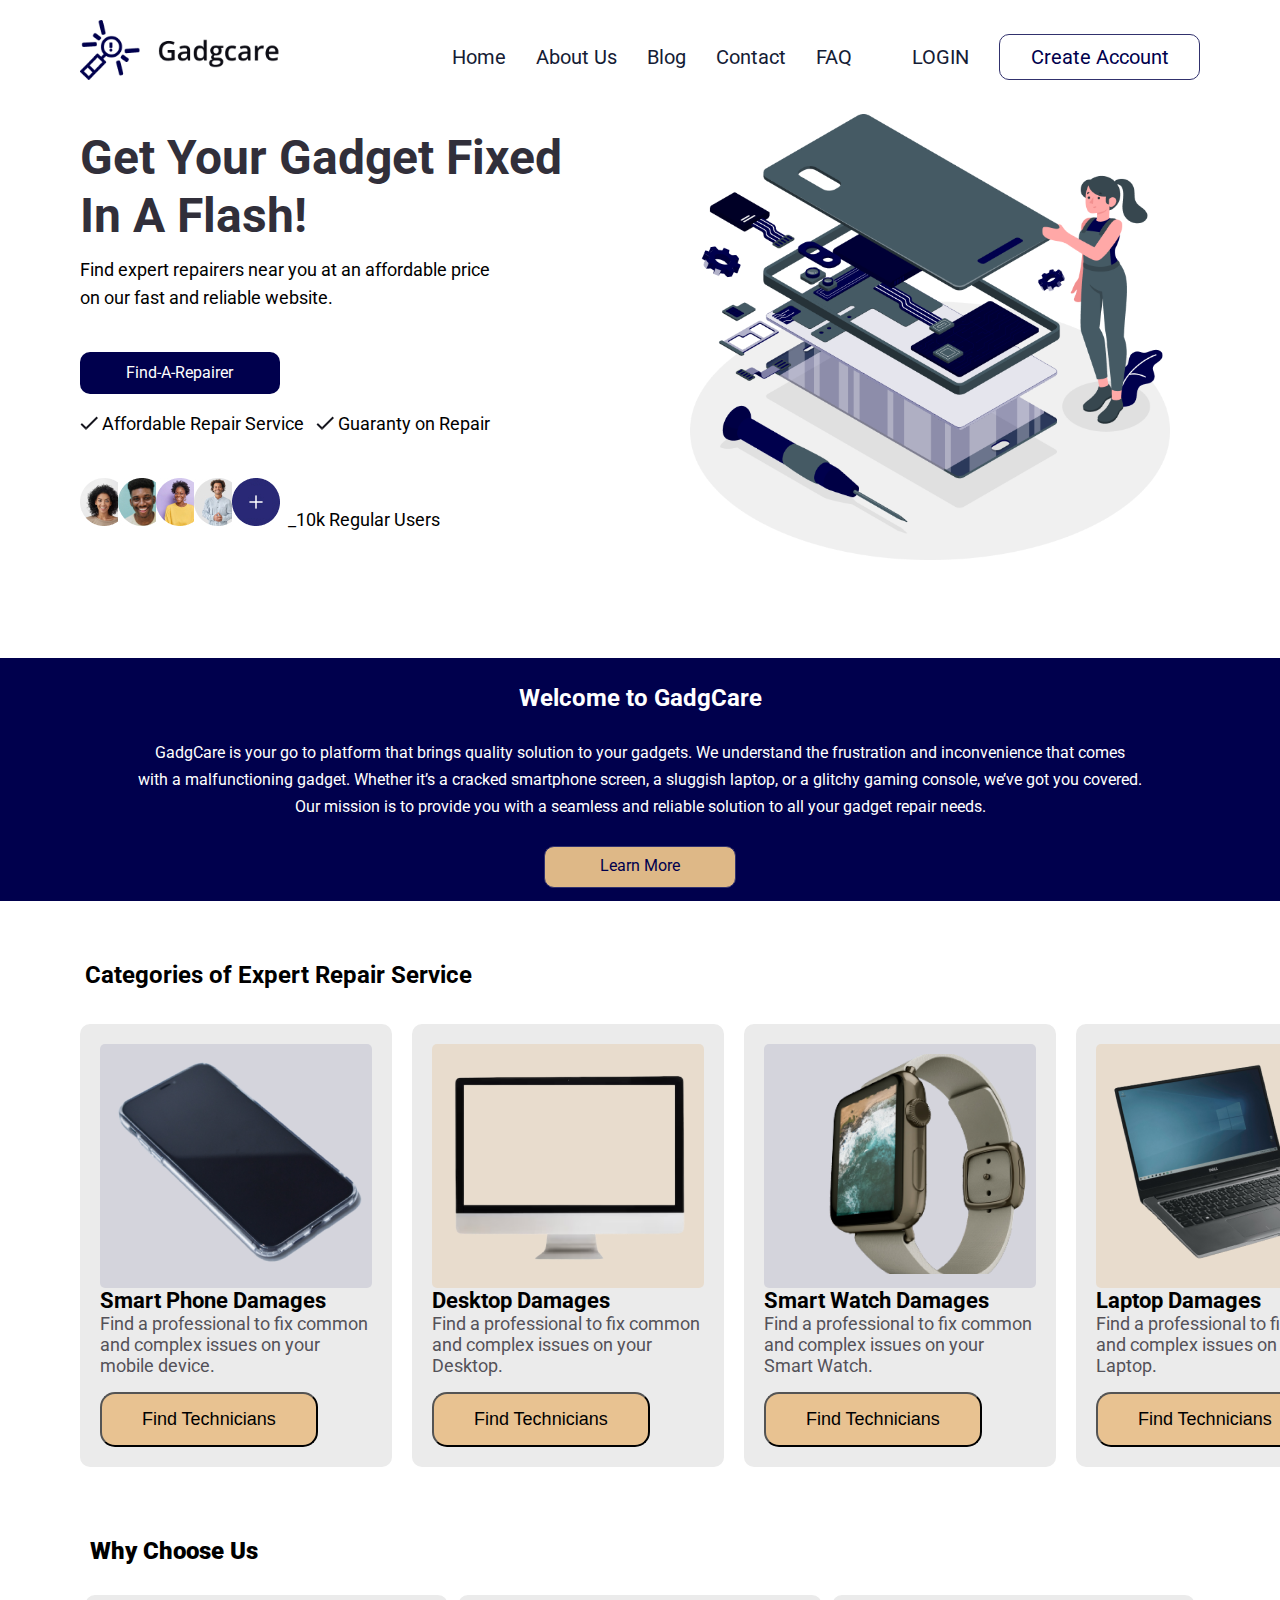
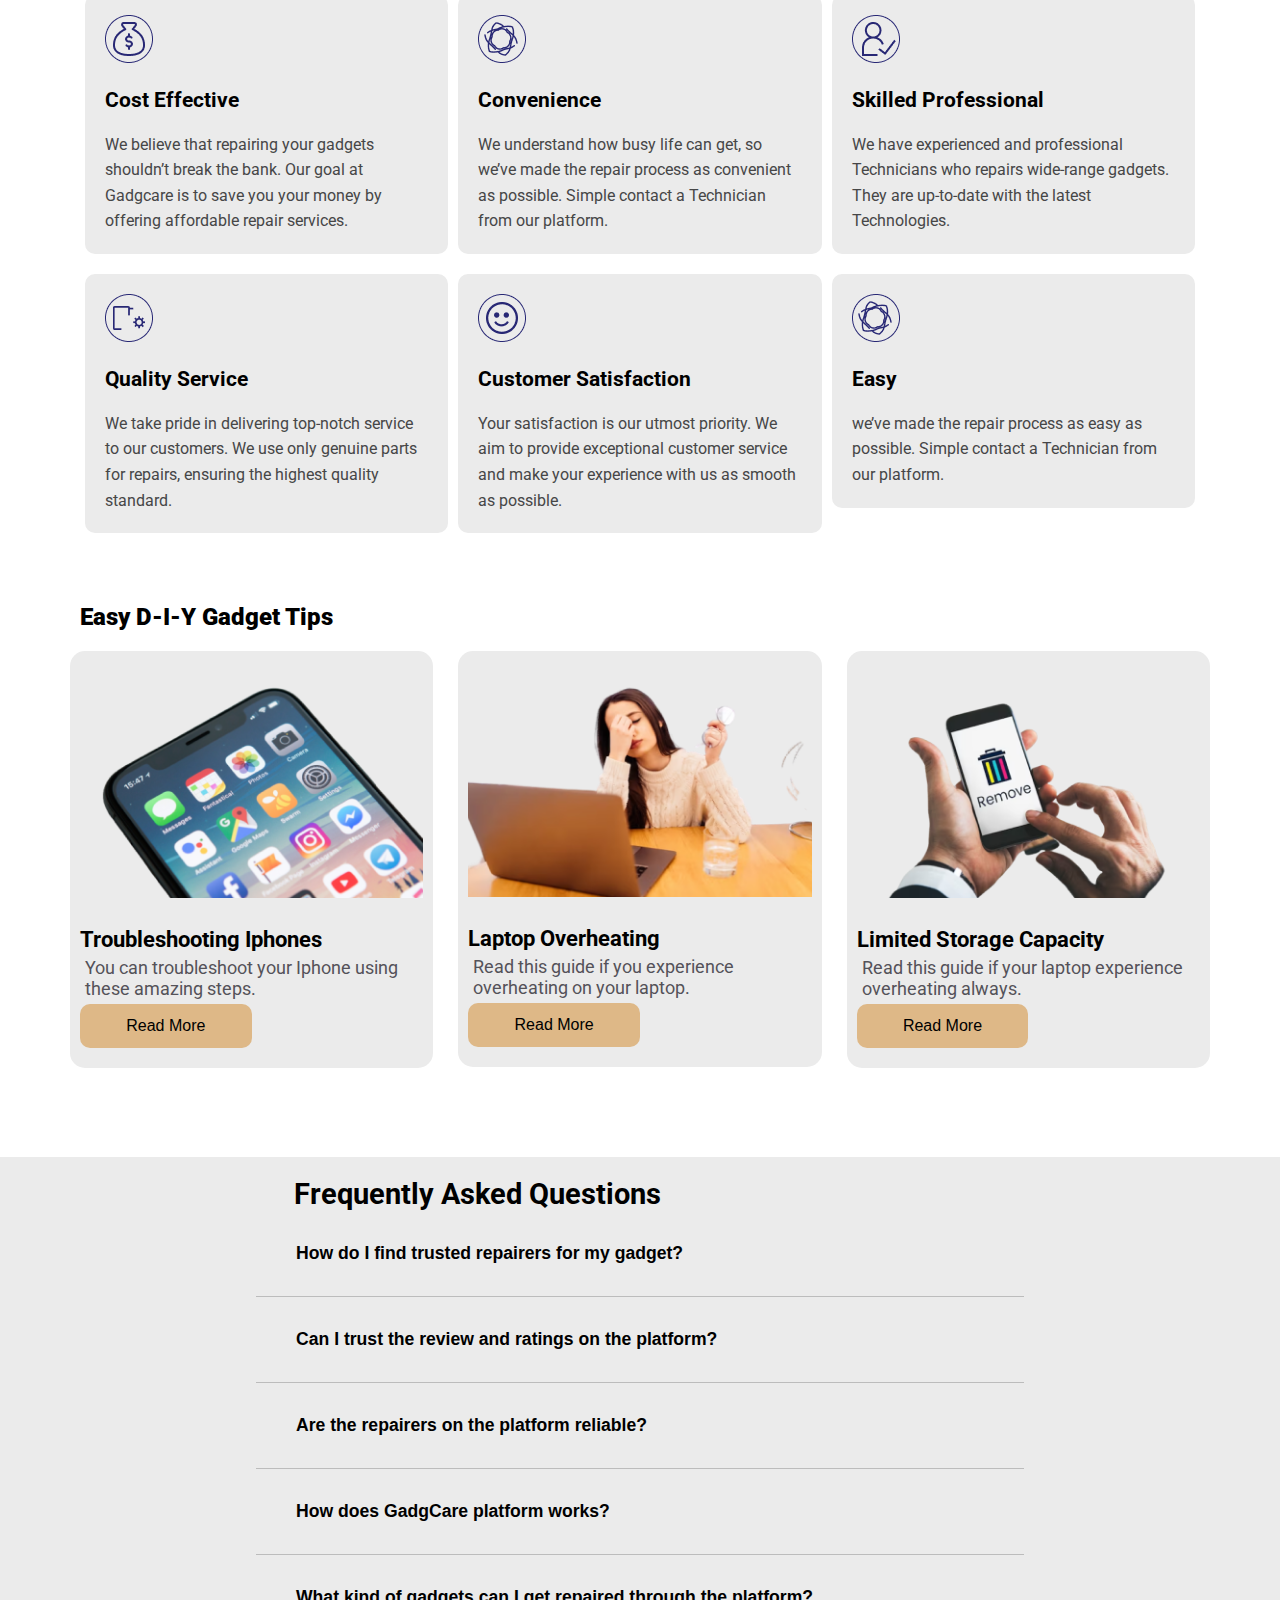
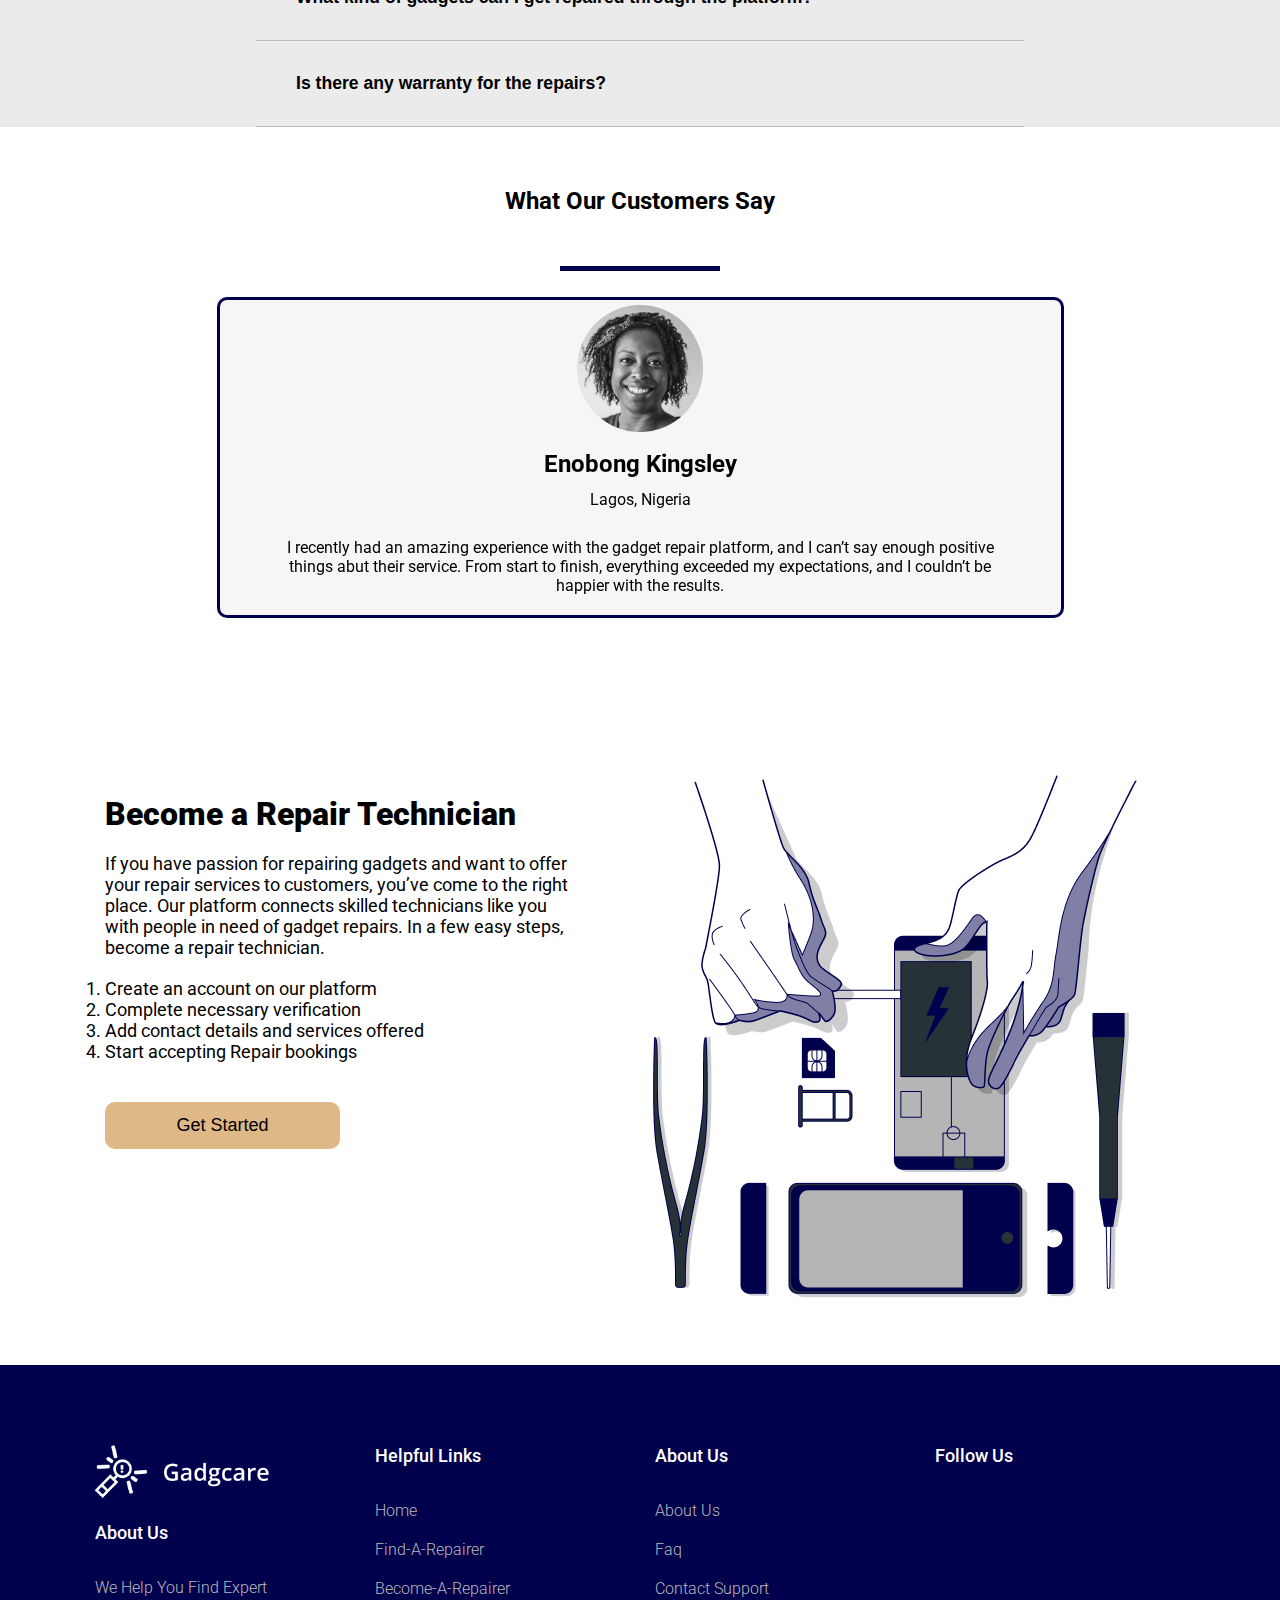
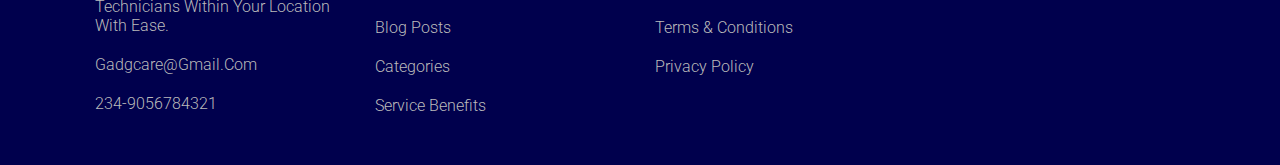
<file: index.html>
<!DOCTYPE html>
<html lang="en">

<head>
    <meta charset="UTF-8">
    <meta name="viewport" content="width=device-width, initial-scale=1.0">
    <title>Gadget Repair</title>
    <link rel="stylesheet" href="https://cdn.jsdelivr.net/npm/swiper@10/swiper-bundle.min.css" />
    <link rel="stylesheet" href="styles.css">
    <link rel="stylesheet" href="swiper-bundle.min.css">
    <link rel="stylesheet" href="https://cdnjs.cloudflare.com/ajax/libs/font-awesome/6.4.0/css/all.min.css"
        integrity="sha512-iecdLmaskl7CVkqkXNQ/ZH/XLlvWZOJyj7Yy7tcenmpD1ypASozpmT/E0iPtmFIB46ZmdtAc9eNBvH0H/ZpiBw=="
        crossorigin="anonymous" referrerpolicy="no-referrer" />

    <!-- Swiper CSS -->
    <link rel="stylesheet" href="diycss/swiper-bundle.min.css">

</head>

<body>
    <main>
        <div class="big-wrapper">

            <nav>
                <div class="container">
                    <div class="logo"><a href="index.html">
                        <img src="assets/images/new-logo.png" alt="Logo">
                    </a>

                    </div>

                    <div class="linksTwo">
                        <ul>
                            <li><a href="#">Home</a></li>
                            <li><a href="about.html">About Us</a></li>
                            <li><a href="#">Blog</a></li>
                            <li><a href="#">Contact</a></li>
                            <li><a href="#">FAQ</a></li>
                            <div></div>
                            <li><a href="#">LOGIN</a></li>
                            <li><a href="#" class="btn">Create Account</a></li>
                        </ul>
                    </div>
                </div>
            </nav>

            <header class="showcase-area">
                <div class="container">

                    <div class="left">
                        <div class="big-title">
                            <h1>Get your Gadget fixed</h1>
                            <h1>in a flash!</h1>
                        </div>
                        <p class="text">
                            Find expert repairers near you at an affordable price <br> on our fast and reliable website.
                        </p>

                        <div class="cta">
                            <a href="#" class="btn-left">Find-A-Repairer</a>
                        </div>

                        <p class="text"> <img src="assets/images/mark.png" alt=""> Affordable Repair Service&nbsp;&nbsp;
                            <img src="assets/images/mark.png" alt=""> Guaranty on Repair
                        </p>

                        <p class="text"><img src="assets/images/profile.png" alt=""><img src="assets/images/Ellipse 20.jpg"
                                class="profile_img" alt=""><img src="assets/images/Ellipse 21.jpg" class="profile_img"
                                alt=""><img src="assets/images/Ellipse 22.jpg" class="profile_img" alt=""><img
                                src="assets/images/Others.jpg" class="profile_img" alt="">&nbsp;&nbsp;_10k Regular Users</p>

                    </div>

                    <div class="right">
                        <img src="assets/images/HeroImage.png" alt="Person Image" class="person">
                    </div>
            </header>

            <!-- <div class="bottom-area">
            <div class="container">
                <div class="linksTwo">
                    <ul>
                        <li><a href="#">Affordable Repair Service</a></li>
                        <li><a href="#">Guaranty on Repair</a></li>
                        <li><a href="#">Accessible Repairers</a></li>
                       
                    </ul>
                </div>
            </div>
        </div> -->

            <div class="showcase-area-two">
                <div class="container-two">
                    <div class="welcome-text">
                        <h3>Welcome to GadgCare</h3>
                    </div>
                    <div class="welcome-message">
                        <p>GadgCare is your go to platform that brings quality solution to your gadgets. We understand
                            the frustration and inconvenience that comes <br> with a malfunctioning gadget. Whether it’s
                            a cracked smartphone screen, a sluggish laptop, or a glitchy gaming console, we’ve got you
                            covered. <br> Our mission is to provide you with a seamless and reliable solution to all
                            your gadget repair needs.</p>
                    </div>

                    <a href="#" class="btn">Learn More</a>
                </div>
            </div>


            <!-- Categories of Expert Repair Service -->

            <div class="service">
                <div class="text">
                    <h2>Categories of Expert Repair Service</h2>
                </div>

                <div class="components">
                    <div class="component1">
                        <div class="component1a">
                            <img src="images/Phone Image.png" alt="Phone">
                        </div>
                        <div class="component1b">
                            <div>
                                <h3>Smart Phone Damages</h3>
                            </div>

                            <p>Find a professional to fix common and complex issues on your mobile device.</p>
                            <button> <a href="#">Find Technicians</a></button>
                        </div>
                    </div>

                    <div class="component2">
                        <div class="component2a">
                            <img src="images/Computer.png" alt="Computer">
                        </div>
                        <div class="component2b">
                            <div>
                                <h3>Desktop Damages </h3>
                            </div>

                            <p>Find a professional to fix common and complex issues on your Desktop.</p>
                            <button> <a href="#">Find Technicians</a></button>
                        </div>
                    </div>

                    <div class="component3">
                        <div class="component3a"><img src="images/Electronic device surrounded by nature.png"
                                alt="Smart Watch"></div>
                        <div class="component3b">
                            <div>
                                <h3>Smart Watch Damages</h3>
                            </div>

                            <p>Find a professional to fix common and complex issues on your Smart Watch.</p>
                            <button> <a href="#">Find Technicians</a></button>
                        </div>
                    </div>
                    <div class="component4">
                        <div class="component4a"><img src="images/Laptop Image.png" alt="Laptop"></div>
                        <div class="component4b">
                            <div>
                                <h3>Laptop Damages</h3>
                            </div>

                            <p>Find a professional to fix common and complex issues on your Laptop.</p>
                            <button> <a href="#">Find Technicians</a></button>
                        </div>
                    </div>
                </div>
            </div>


            <!-- Why Choose Us -->

            <div class="why">

                <div class="text">
                    <h2><strong>Why Choose Us</strong></h2>
                </div>

                <div class="reason1">
                    <div class="reason1a">
                        <img src="images/Cost Effective Icon.png" alt="">
                        <h3>Cost Effective</h3>
                        <p>We believe that repairing your gadgets shouldn’t break the bank.
                            Our goal at Gadgcare is to save you your money by offering affordable repair services.</p>
                    </div>

                    <div class="reason1b">
                        <img src="images/Convenience Icon.png" alt="">
                        <h3>Convenience</h3>
                        <p>We understand how busy life can get, so we’ve made the repair process as convenient as
                            possible.
                            Simple contact a Technician from our platform.</p>
                    </div>

                    <div class="reason1c">
                        <img src="images/Expert.png" alt="">
                        <h3>Skilled Professional</h3>
                        <p>We have experienced and professional Technicians who repairs wide-range gadgets.
                            They are up-to-date with the latest Technologies.</p>
                    </div>

                </div>

                <div class="reason2">
                    <div class="reason2a">
                        <img src="images/Union.png" alt="">
                        <h3>Quality Service</h3>
                        <p>We take pride in delivering top-notch service to our customers.
                            We use only genuine parts for repairs, ensuring the highest quality standard.</p>
                    </div>

                    <div class="reason2b">
                        <img src="images/Satisfied Icon.png" alt="">
                        <h3>Customer Satisfaction</h3>
                        <p>Your satisfaction is our utmost priority.
                            We aim to provide exceptional customer service and make your experience with us as smooth as
                            possible.</p>
                    </div>

                    <div class="reason2c">
                        <img src="images/Convenience Icon.png" alt="">
                        <h3>Easy</h3>
                        <p> we’ve made the repair process as easy as
                            possible.
                            Simple contact a Technician from our platform.</p>
                    </div>

                </div>



            </div>



            <!-- Easy DIY -->

            <div class="slide">
                <div class="text">
                    <h2><strong>Easy D-I-Y Gadget Tips</strong></h2>
                </div>

                <div class="slide-container swiper">
                    <div class="slide-content">
                        <div class="card-wrapper swiper-wrapper">
                            <div class="card swiper-slide">
                                <div class="image-content">

                                    <div class="card-image1">
                                        <img src="images/Slant Iphone Image.png" alt="Iphone">
                                    </div>
                                </div>

                                <div class="card-content">
                                    <h3 class="name">Troubleshooting Iphones</h3>
                                    <p class="description">You can troubleshoot your Iphone using these amazing steps.
                                    </p>
                                    <button> <a href="#">Read More</a></button>
                                </div>
                            </div>


                            <div class="card swiper-slide">
                                <div class="image-content">


                                    <div class="card-image2">
                                        <img src="images/Tired woman is working on her laptop and sitting at home at the wooden table.png"
                                            alt="Iphone" class="card-img">
                                    </div>
                                </div>

                                <div class="card-content">
                                    <h3 class="name">Laptop Overheating</h3>
                                    <p class="description">Read this guide if you experience overheating on your laptop.
                                    </p>

                                    <button> <a href="#">Read More</a></button>
                                </div>
                            </div>

                            <div class="card swiper-slide">
                                <div class="image-content">


                                    <div class="card-image1">
                                        <img src="images/Delete remove trash can application graphic.png" alt="Iphone">
                                    </div>
                                </div>

                                <div class="card-content">
                                    <h3 class="name">Limited Storage Capacity</h3>
                                    <p class="description">Read this guide if your laptop experience overheating always.
                                    </p>

                                    <button> <a href="#">Read More</a></button>
                                </div>
                            </div>

                            <div class="card swiper-slide">
                                <div class="image-content">


                                    <div class="card-image2">
                                        <img src="images/Slant Iphone Image.png" alt="Iphone">
                                    </div>
                                </div>

                                <div class="card-content">
                                    <h3 class="name">Limited Storage Capacity</h3>
                                    <p class="description">Read this guide if your laptop experience overheating always.
                                    </p>

                                    <button> <a href="#">Read More</a></button>
                                </div>
                            </div>

                            <div class="card swiper-slide">
                                <div class="image-content">


                                    <div class="card-image1">
                                        <img src="images/Delete remove trash can application graphic.png">
                                    </div>
                                </div>

                                <div class="card-content">
                                    <h3 class="name">Mobile Phone Overheating</h3>
                                    <p class="description">Read this guide if you experience overheating on your mobile
                                        phone.</p>

                                    <button> <a href="#">Read More</a></button>
                                </div>
                            </div>



                        </div>
                    </div>

                        <!-- <div class="swiper-button-next swiper-navBtn"></div>
                        <div class="swiper-button-prev swiper-navBtn"></div> -->
                    <!-- <div class="swiper-pagination"></div> -->
                </div>
            </div>


            <div class="faq-wrapper">
                <h3>Frequently Asked Questions</h3>

                <div class="faq">
                    <button class="accordion">
                        How do I find trusted repairers for my gadget?
                        <i class="fa-solid fa-chevron-down"></i>
                    </button>
                    <div class="pannel">
                        <p>
                            We have only verified Repairers on our platform. Search for repairers based on location
                            using our search button, device type and repair needs; Read reviews and ratings from
                            previous customers; Directly message repairers for inquiries and appointments.
                        </p>
                    </div>
                </div>

                <div class="faq">
                    <button class="accordion">
                        Can I trust the review and ratings on the platform?
                        <i class="fa-solid fa-chevron-down"></i>
                    </button>
                    <div class="pannel">
                        <p>Absolutely? we take the authenticity and credibility of our reviews and ratings very seriously. All reviews are submitted by genuine users who have used our platform.</p>
                    </div>
                </div>

                <div class="faq">
                    <button class="accordion">
                        Are the repairers on the platform reliable?
                        <i class="fa-solid fa-chevron-down"></i>
                    </button>
                    <div class="pannel">
                        <p>Yes, we provide a warranty for the repairs conducted through our platform. The duration of the warranty may vary depending on the type of repair and repairer’s policies.</p>
                    </div>
                </div>

                <div class="faq">
                    <button class="accordion">
                        How does GadgCare platform works?
                        <i class="fa-solid fa-chevron-down"></i>
                    </button>
                    <div class="pannel">
                        <p>Our platform works in a simple and user-friendly manner. Our platform match your repair request with the most suitable repairers in your location, allow you contact repairers and leave reviews.</p>
                    </div>
                </div>

                <div class="faq">
                    <button class="accordion">
                        What kind of gadgets can I get repaired through the platform?
                        <i class="fa-solid fa-chevron-down"></i>
                    </button>
                    <div class="pannel">
                        <p>Our platform covers repairs including smartphones, tablets, laptops, desktops and more. Whether it’s a hardware issue, software problem, our technicians are skilled to handle it.</p>
                    </div>
                </div>

                <div class="faq">
                    <button class="accordion">
                        Is there any warranty for the repairs?
                        <i class="fa-solid fa-chevron-down"></i>
                    </button>
                    <div class="pannel">
                        <p>Yes, we provide a warranty for the repairs conducted through our platform. The duration of the warranty may vary depending on the type of repair and repairer’s policies.</p>
                    </div>
                </div>
            </div>

            <!-- Reviews -->
            <div class="review-container">
                <div class="board">
                    <h2 class="text-light">What Our Customers Say</h2>
                    <div class="slide">

                        <div class="slide-container swiper">
                            <!-- Slider main container -->
                            <div class="swiper">
                                <!-- Additional required wrapper -->
                                <div class="swiper-wrapper">
                                    <!-- Slides -->
                                    <div class="swiper-slide">
                                        <div class="border-rev"></div>
                                        <div class="col">
                                            <div class="slide-review">
                                                <img src="assets/images/reviewer.png" alt="">
                                                <div class="name-text">
                                                    <h2>Enobong Kingsley</h2>
                                                    <p>Lagos, Nigeria</p>

                                                </div>

                                                <div class="stars">
                                                    <i class="fa-solid fa-star"></i>
                                                    <i class="fa-solid fa-star"></i>
                                                    <i class="fa-solid fa-star"></i>
                                                    <i class="fa-solid fa-star"></i>
                                                    <i class="fa-solid fa-star"></i>
                                                </div>

                                                <p>I recently had an amazing experience with the gadget repair platform, and I can’t say enough positive things abut their service. From start to finish, everything exceeded my expectations, and I couldn’t be happier with the results.</p>
                                            </div>
                                        </div>
                                    </div>
                                    <div class="swiper-slide">
                                        <div class="border-rev"></div>
                                        <div class="col">
                                            <div class="slide-review">
                                                <img src="assets/images/reviewer.png" alt="">
                                                <div class="name-text">
                                                    <h2>Enobong Kingsley</h2>
                                                    <p>Lagos, Nigeria</p>

                                                </div>

                                                <div class="stars">
                                                    <i class="fa-solid fa-star"></i>
                                                    <i class="fa-solid fa-star"></i>
                                                    <i class="fa-solid fa-star"></i>
                                                    <i class="fa-regular fa-star"></i>
                                                    <i class="fa-regular fa-star"></i>
                                                </div>

                                                <p>Lorem ipsum dolor, sit amet consectetur adipisicing elit. Modi unde
                                                    placeat,
                                                    neque ipsa aspernatur nostrum debitis totam laudantium sapiente, non
                                                    quam
                                                    nulla quibusdam, cumque illum asperiores ea minus reiciendis
                                                    voluptatem!</p>
                                            </div>
                                        </div>
                                    </div>
                                    <div class="swiper-slide">
                                        <div class="border-rev"></div>
                                        <div class="col">
                                            <div class="slide-review">
                                                <img src="assets/images/reviewer.png" alt="">
                                                <div class="name-text">
                                                    <h2>Enobong Kingsley</h2>
                                                    <p>Lagos, Nigeria</p>

                                                </div>
                                                <div class="stars">
                                                    <i class="fa-solid fa-star"></i>
                                                    <i class="fa-solid fa-star"></i>
                                                    <i class="fa-solid fa-star"></i>
                                                    <i class="fa-solid fa-star"></i>
                                                    <i class="fa-regular fa-star"></i>
                                                </div>

                                                <p>Lorem ipsum dolor, sit amet consectetur adipisicing elit. Modi unde
                                                    placeat,
                                                    neque ipsa aspernatur nostrum debitis totam laudantium sapiente, non
                                                    quam
                                                    nulla quibusdam, cumque illum asperiores ea minus reiciendis
                                                    voluptatem!</p>
                                            </div>
                                        </div>
                                    </div>
                                    ...
                                </div>
                                <!-- If we need pagination -->
                                <!-- <div class="swiper-pagination"></div> -->

                                <!-- If we need navigation buttons -->
                                <!-- <div class="swiper-button-prev"></div> -->
                                <!-- <div class="swiper-button-next"></div> -->

                            </div>
                        </div>
                    </div>
                </div>
            </div>
            <!-- Become a Repair Technician -->

            <div class="technician">

                <div class="technician1">

                    <div class="text">
                        <h2><strong>Become a Repair Technician</strong></h2>
                    </div>
                    <p>If you have passion for repairing gadgets and want to offer your repair services to customers,
                        you’ve come to the right place.
                        Our platform connects skilled technicians like you with people in need of gadget repairs. In a
                        few easy steps, become a repair technician.
                    </p>
                    <ol>
                        <li>Create an account on our platform</li>
                        <li>Complete necessary verification</li>
                        <li>Add contact details and services offered</li>
                        <li>Start accepting Repair bookings</li>
                    </ol>

                    <button><a href="#">Get Started</a></button>

                </div>

                <div class="technician2">
                    <img src="images/Technician.png" alt="">
                </div>


            </div>


        </div>
        <!-- <header>
    <h2>Responsive <span>Footer</span> </h2>
</header> -->
       
<footer class="footer">
    <div class="container">
        <div class="row">
            <div class="footer-col">
                <img src="assets/images/Brand name & Logo.png" alt="Logo">
                <h4>About Us</h4>
                <ul>
                    <li><a href="#">We help you find expert technicians within your location with ease.</a></li>
                    <li><a href="#">Gadgcare@gmail.com</a></li>
                    <li><a href="#">234-9056784321</a></li>
                    
                   
                </ul>
            </div>
            <div class="footer-col">
                <h4>Helpful Links</h4>
                <ul>
                    <li><a href="#">Home</a></li>
                    <li><a href="#">Find-A-Repairer</a></li>
                    <li><a href="#">Become-A-repairer</a></li>
                    <li><a href="#">Blog posts</a></li>
                    <li><a href="#">Categories</a></li>
                    <li><a href="#">Service Benefits</a></li>
                </ul>
            </div>
            <div class="footer-col">
                <h4>About Us</h4>
                <ul>
                    <li><a href="#">About Us</a></li>
                    <li><a href="#">Faq</a></li>
                    <li><a href="#">Contact support</a></li>
                    <li><a href="#">Terms & Conditions</a></li>
                    <li><a href="#">Privacy Policy</a></li>
                </ul>
            </div>
            <div class="footer-col">
                <h4>follow us</h4>
                <div class="social-links">
                    <a href="#"><i class="fab fa-instagram"></i></a>
                    <a href="#"><i class="fab fa-twitter"></i></a>
                    <a href="#"><i class="fab fa-facebook-f"></i></a>
                    
                 
                </div>
            </div>
        </div>
    </div>
</footer>
       


    </main>

</body>

<script>
    var acc = document.getElementsByClassName(
        "accordion"
    );
    var i;
    for (i = 0; i < acc.length; i++) {
        acc[i].addEventListener("click", function () {
            this.classList.toggle("active");
            this.parentElement.classList.toggle("active");

            var pannel = this.nextElementSibling;

            if (pannel.style.display === "block") {
                pannel.style.display = "none";
            } else {
                pannel.style.display = "block";
            }
        });
    }
</script>

<script src="https://cdn.jsdelivr.net/npm/swiper@10/swiper-bundle.min.js"></script>
<script src="swiper-bundle.min.js"></script>
<!-- <script src="reviewsSlider.js"></script> -->
<script src="script.js"></script>



</html>
</file>
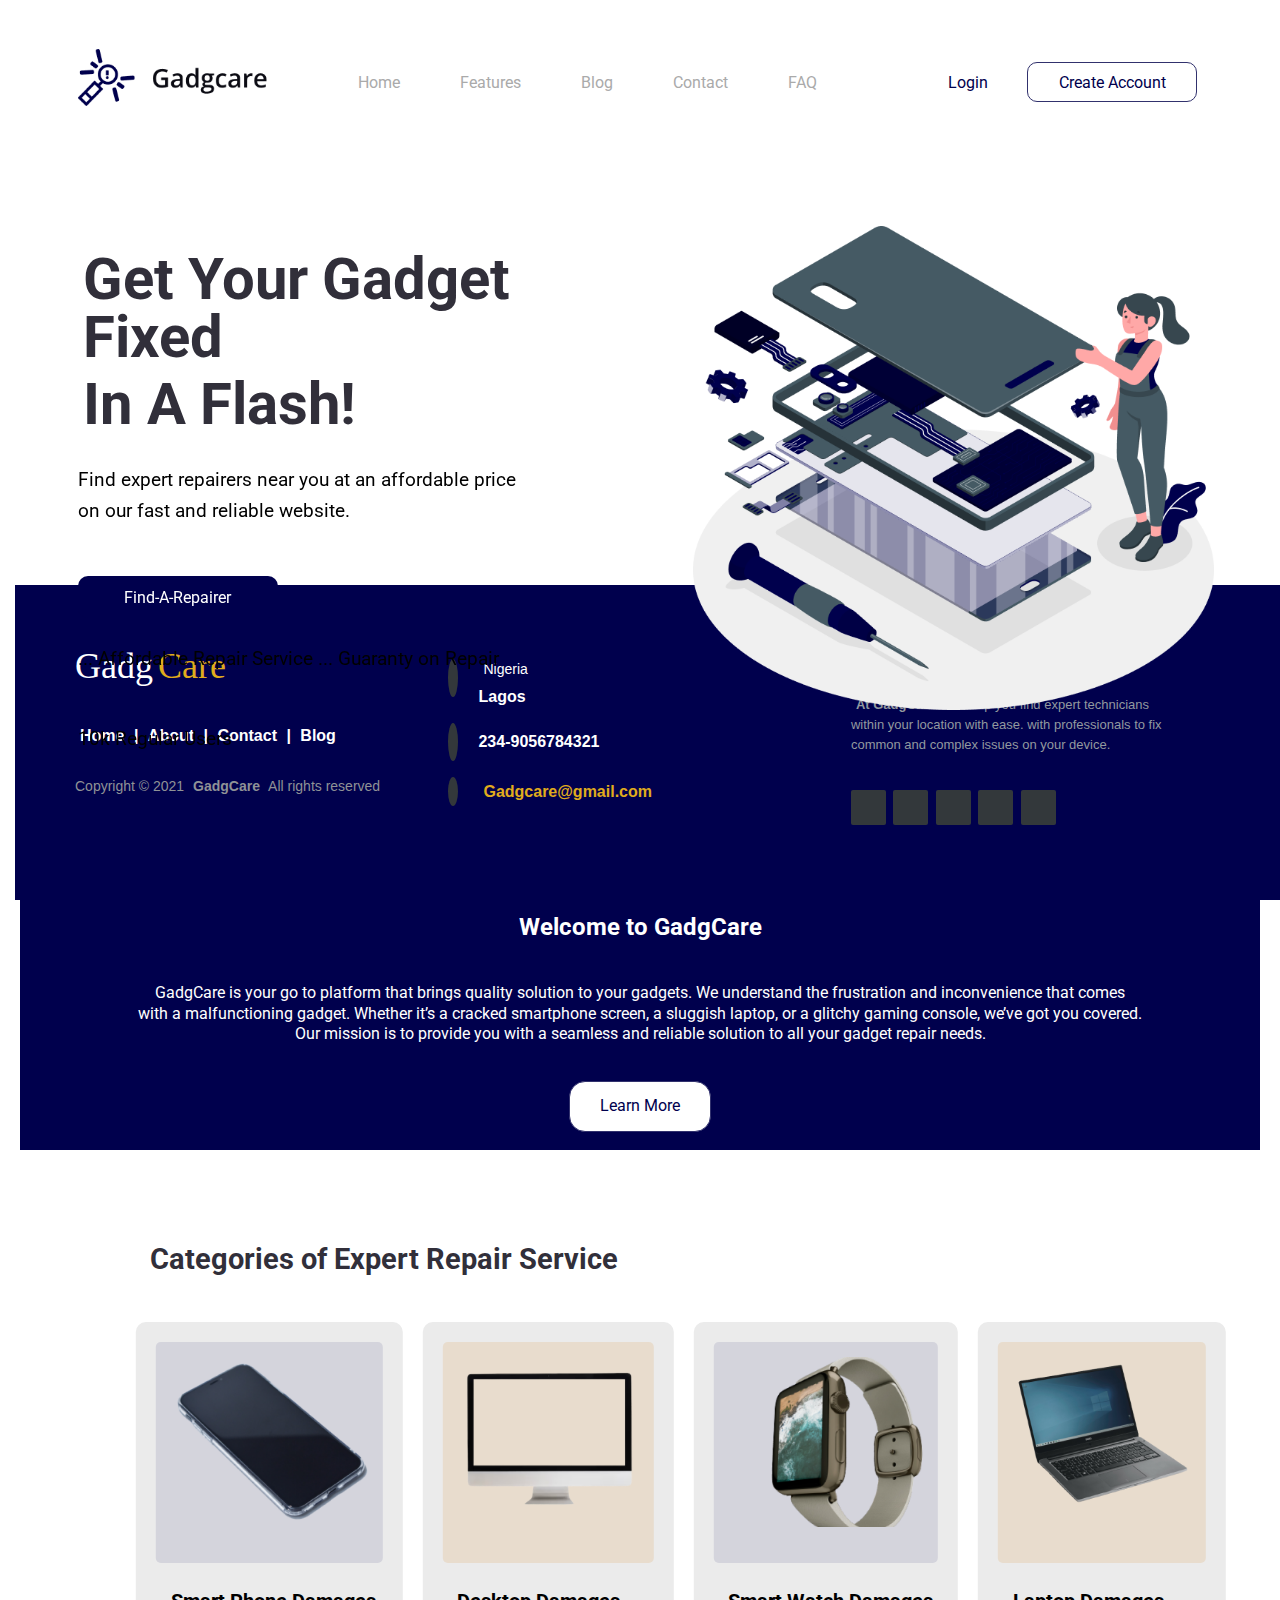
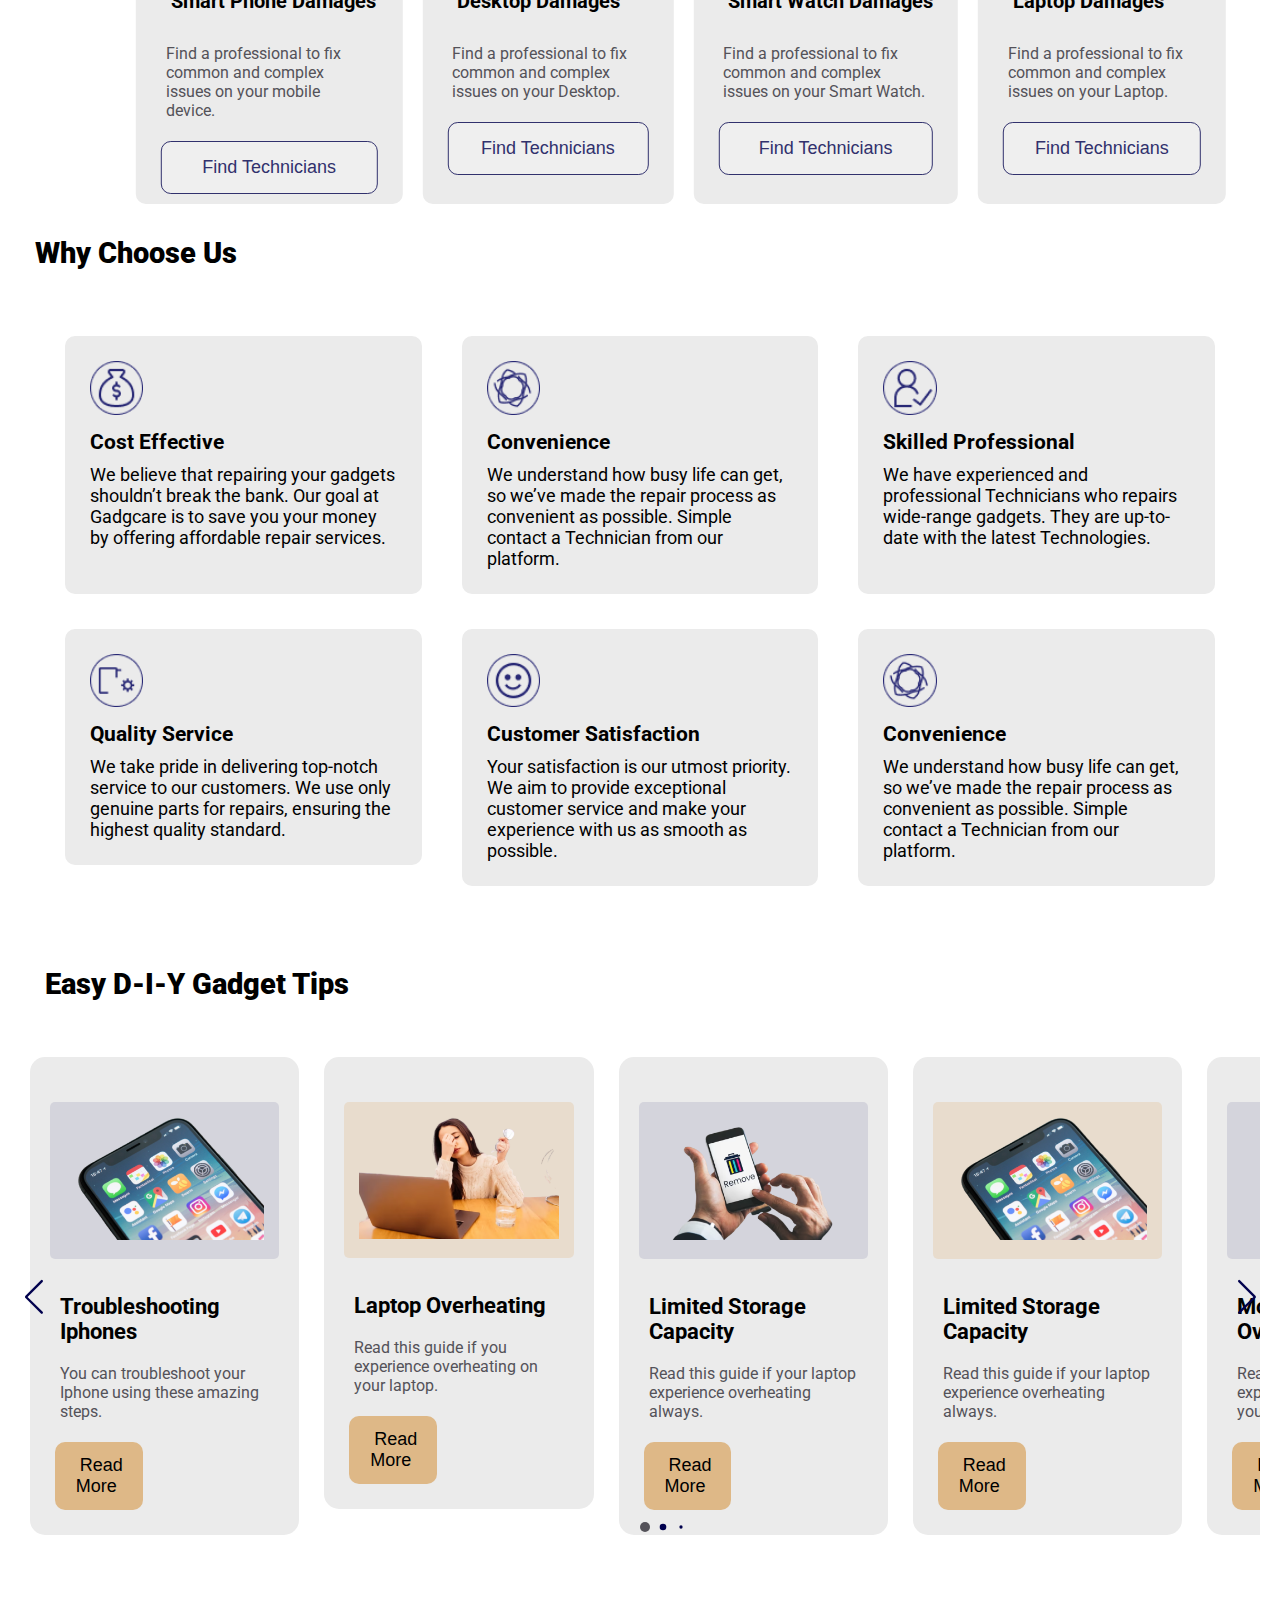
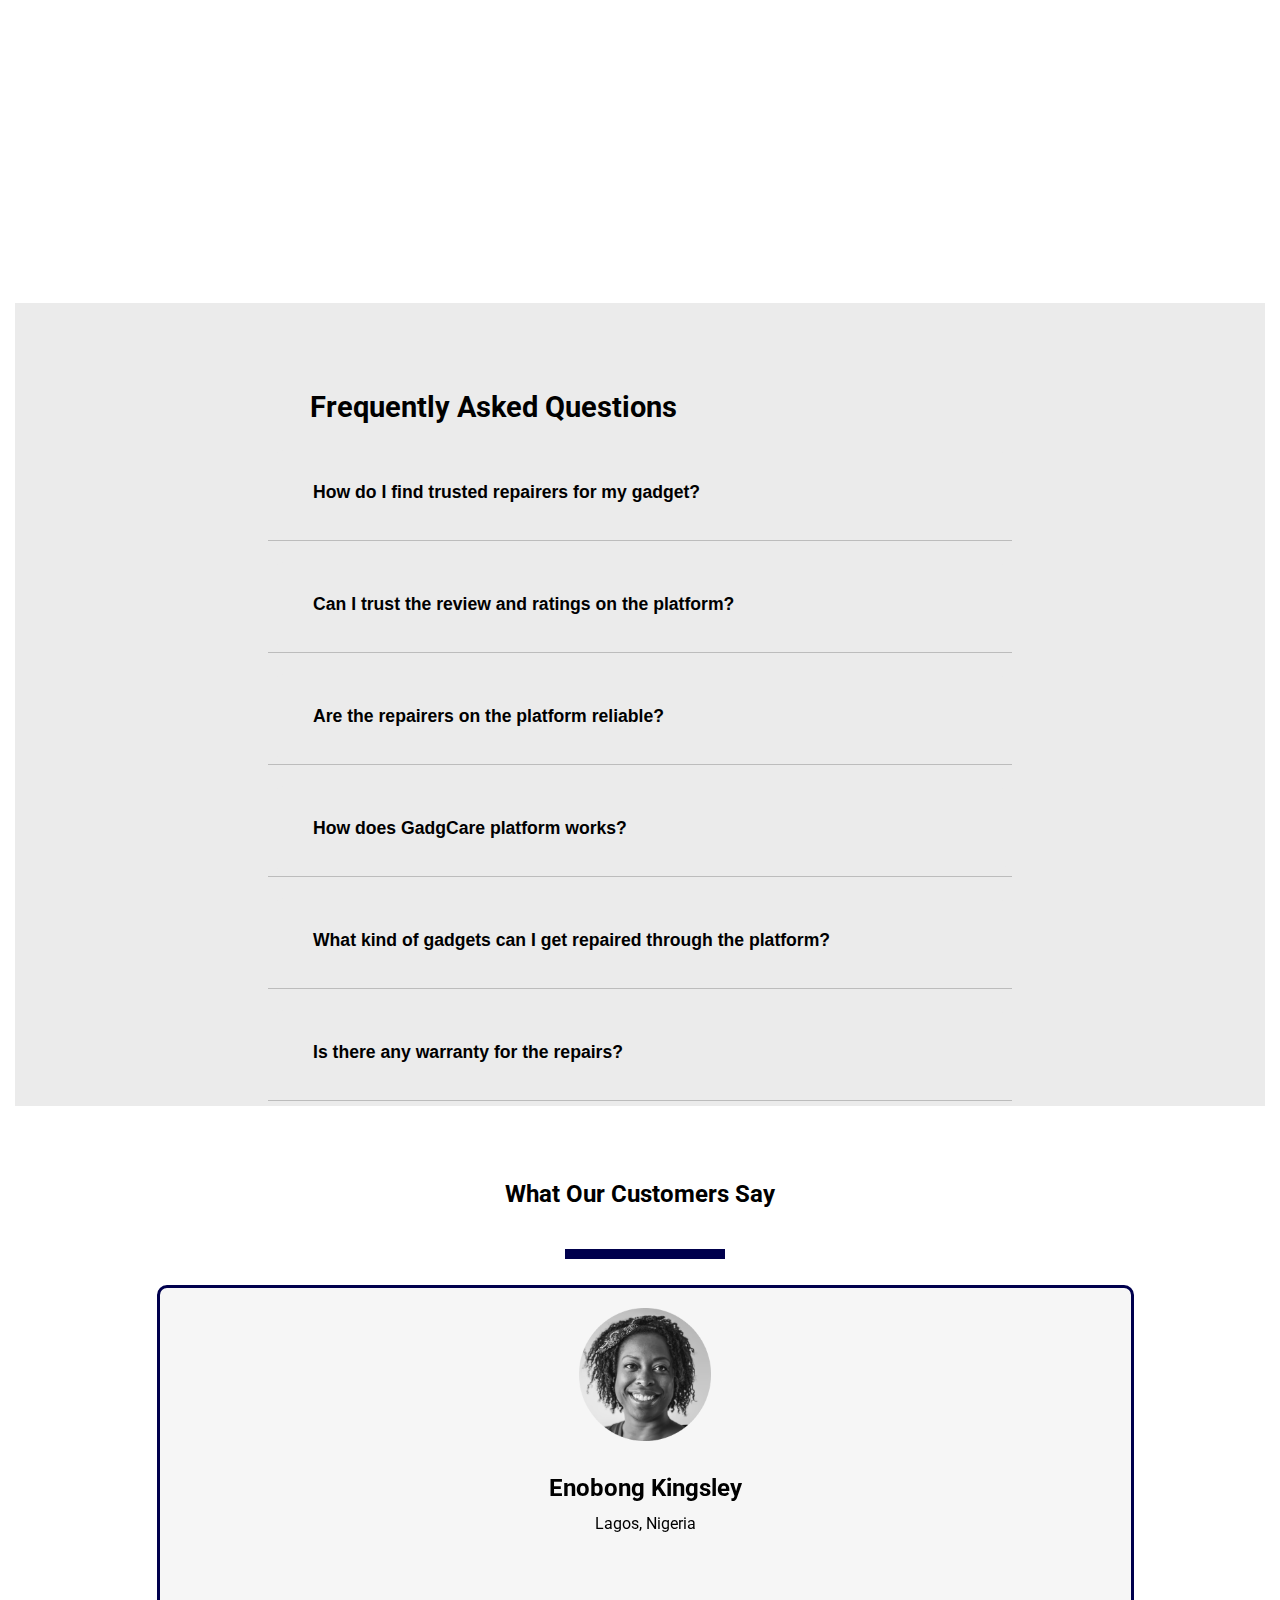
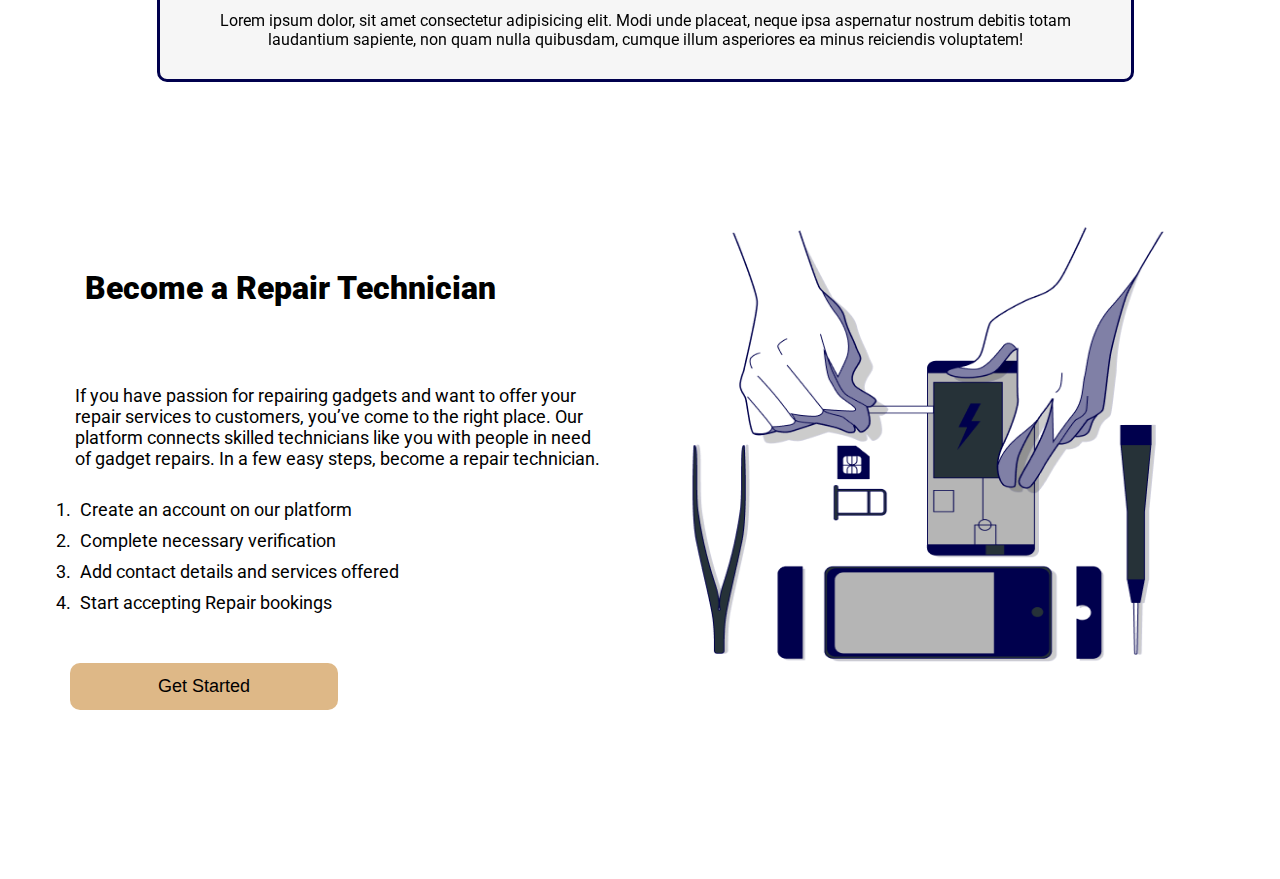
<file: Landing/index.html>
<!DOCTYPE html>
<html lang="en">
<head>
    <meta charset="UTF-8">
    <meta name="viewport" content="width=device-width, initial-scale=1.0">
    <title>Gadget Repair</title>
    <link
  rel="stylesheet"
  href="https://cdn.jsdelivr.net/npm/swiper@10/swiper-bundle.min.css"
/>
    <link rel="stylesheet" href="styles.css">
    <link rel="stylesheet" href="swiper-bundle.min.css">
    <link rel="stylesheet" href="https://cdnjs.cloudflare.com/ajax/libs/font-awesome/6.4.0/css/all.min.css" integrity="sha512-iecdLmaskl7CVkqkXNQ/ZH/XLlvWZOJyj7Yy7tcenmpD1ypASozpmT/E0iPtmFIB46ZmdtAc9eNBvH0H/ZpiBw==" crossorigin="anonymous" referrerpolicy="no-referrer" />
    
    <!-- Swiper CSS -->
    <link rel="stylesheet" href="diycss/swiper-bundle.min.css">

    <!-- CSS -->
    <link rel="stylesheet" href="diycss/diy.css">
  
</head>
<body>
   <main>
    <div class="big-wrapper">

        <header>
            <div class="container">
                <div class="logo"><img src="assets/images/new-logo.png" alt="Logo">
                    
                </div>

                <div class="links">
                    <ul>
                        <li><a href="#">Home</a></li>
                        <li><a href="#">Features</a></li>
                        <li><a href="#">Blog</a></li>
                        <li><a href="#">Contact</a></li>
                        <li><a href="#">FAQ</a></li>
                       
                    </ul>
                </div>
                <div class="linksTwo">
                    <ul>
                        <li><a href="#">Login</a></li>
                        <li><a href="#" class="btn">Create Account</a></li>
                    </ul>
                </div>
            </div>
        </header>

        <div class="showcase-area">
            <div class="container">

            <div class="left">
                <div class="big-title">
                    <h1>Get your Gadget fixed</h1>
                    <h1>in a flash!</h1>
                </div>
                <p class="text">
                    Find expert repairers near you at an affordable price <br> on our fast and reliable website.
                </p>
               
                <div class="cta">
                    <a href="#" class="btn-left">Find-A-Repairer</a>
                </div>

                <p class="text">... Affordable Repair Service
                    ... Guaranty on Repair</p>

                    <p class="text"> 10k Regular Users</p>
                    
            </div>

            <div class="right">
                <img src="assets/images/HeroImage.png" alt="Person Image" class="person" >
            </div>
        </div>
        </div>

        <!-- <div class="bottom-area">
            <div class="container">
                <div class="linksTwo">
                    <ul>
                        <li><a href="#">Affordable Repair Service</a></li>
                        <li><a href="#">Guaranty on Repair</a></li>
                        <li><a href="#">Accessible Repairers</a></li>
                       
                    </ul>
                </div>
            </div>
        </div> -->

        <div class="showcase-area-two">
            <div class="container-two">
                <div class="welcome-text">
                    <h3>Welcome to GadgCare</h3>
                </div>
                <div class="welcome-message">
                    <p>GadgCare is your go to platform that brings quality solution to your gadgets. We understand the frustration and inconvenience that comes <br> with a malfunctioning gadget. Whether it’s a cracked smartphone screen, a sluggish laptop, or a glitchy gaming console, we’ve got you covered. <br> Our mission is to provide you with a seamless and reliable solution to all your gadget repair needs.</p>
                </div>
                
                <a href="#" class="btn">Learn More</a>
            </div>
        </div>

     <!-- CATEGORIES -->
     
     <div class="service">
        <div class="text">
            <h2>Categories of Expert Repair Service</h2>
    </div>
        
        <div class="components">
            <div class="component1">
                <div class="component1a">
                    <img src="images/Phone Image.png" alt="Phone">
                </div>
                <div class="component1b">
                    <div>
                        <h3>Smart Phone Damages</h3>
                    </div>
                    
                    <p>Find a professional to fix common and complex issues on your mobile device.</p>
                    <button> <a href="#">Find Technicians</a></button>
                </div>
            </div>

            <div class="component2">
                <div class="component2a">
                    <img src="images/Computer.png" alt="Computer">
                </div>
                <div class="component2b">
                    <div>
                        <h3>Desktop Damages </h3>
                    </div>
                    
                    <p>Find a professional to fix common and complex issues on your Desktop.</p>
                    <button> <a href="#">Find Technicians</a></button>
                </div>
            </div>

            <div class="component3">
                <div class="component3a"><img src="images/Electronic device surrounded by nature.png" alt="Smart Watch"></div>
                <div class="component3b">
                    <div>
                        <h3>Smart Watch Damages</h3>
                    </div>
                    
                    <p>Find a professional to fix common and complex issues on your Smart Watch.</p>
                    <button> <a href="#">Find Technicians</a></button>
                </div>
            </div>
            <div class="component4">
                <div class="component4a"><img src="images/Laptop Image.png" alt="Laptop"></div>
                <div class="component4b">
                    <div>
                        <h3>Laptop Damages</h3>
                    </div>
                    
                    <p>Find a professional to fix common and complex issues on your Laptop.</p>
                    <button> <a href="#">Find Technicians</a></button>
                </div>
            </div>
        </div>
    </div>

    <!-- Why Choose Us -->
    <div class="why">

        <div class="text"><h2><strong>Why Choose Us</strong></h2></div>

        <div class="reason1">
            <div class="reason1a">
                <img src="images/Cost Effective Icon.png" alt="">
                <h3>Cost Effective</h3>
                <p>We believe that repairing your gadgets shouldn’t break the bank.
                    Our goal at Gadgcare is to save you your money by offering affordable repair services.</p>
            </div>

            <div class="reason1b">
                <img src="images/Convenience Icon.png" alt="">
                <h3>Convenience</h3>
                <p>We understand how busy life can get, so we’ve made the repair process as convenient as possible.
                    Simple contact a Technician from our platform.</p>
            </div>

            <div class="reason1c">
                <img src="images/Expert.png" alt="">
                <h3>Skilled Professional</h3>
                <p>We have experienced and professional Technicians who repairs wide-range gadgets. 
                    They are up-to-date with the latest Technologies.</p>
            </div>

        </div>

        <div class="reason2">
            <div class="reason2a">
                <img src="images/Union.png" alt="">
                <h3>Quality Service</h3>
                <p>We take pride in delivering top-notch service to our customers.
                    We use only genuine parts for repairs, ensuring the highest quality standard.</p>
            </div>

            <div class="reason2b">
                <img src="images/Satisfied Icon.png" alt="">
                <h3>Customer Satisfaction</h3>
                <p>Your satisfaction is our utmost priority.
                    We aim to provide exceptional customer service and make your experience with us as smooth as possible.</p>
            </div>

            <div class="reason2c">
                <img src="images/Convenience Icon.png" alt="">
                <h3>Convenience</h3>
                <p>We understand how busy life can get, so we’ve made the repair process as convenient as possible.
                    Simple contact a Technician from our platform.</p>
            </div>

        </div>



    </div>



    <!-- Easy DIY -->
    <div class="slide">
        <div class="text"><h2><strong>Easy D-I-Y Gadget Tips</strong></h2></div>
            
        <div class="slide-container swiper">
            <div class="slide-content">
                <div class="card-wrapper swiper-wrapper">
                    <div class="card swiper-slide">
                        <div class="image-content">

                            <div class="card-image1">
                                <img src="images/Slant Iphone Image.png" alt="Iphone">
                            </div>
                        </div>

                        <div class="card-content">
                            <h3 class="name">Troubleshooting Iphones</h3>
                            <p class="description">You can troubleshoot your Iphone using these amazing steps.</p>
                            <button> <a href="#">Read More</a></button>
                        </div>
                    </div>
                    
                    
                    <div class="card swiper-slide">
                        <div class="image-content">
                            

                            <div class="card-image2">
                                <img src="images/Tired woman is working on her laptop and sitting at home at the wooden table.png" alt="Iphone" class="card-img">
                            </div>
                        </div>

                        <div class="card-content">
                            <h3 class="name">Laptop Overheating</h3>
                            <p class="description">Read this guide if you experience overheating on your laptop.</p>

                            <button> <a href="#">Read More</a></button>
                        </div>
                    </div>

                    <div class="card swiper-slide">
                        <div class="image-content">
                            

                            <div class="card-image1">
                                <img src="images/Delete remove trash can application graphic.png" alt="Iphone">
                            </div>
                        </div>

                        <div class="card-content">
                            <h3 class="name">Limited Storage Capacity</h3>
                            <p class="description">Read this guide if your laptop experience overheating always.</p>

                            <button> <a href="#">Read More</a></button>
                        </div>
                    </div>

                    <div class="card swiper-slide">
                        <div class="image-content">
                            

                            <div class="card-image2">
                                <img src="images/Slant Iphone Image.png" alt="Iphone">
                            </div>
                        </div>

                        <div class="card-content">
                            <h3 class="name">Limited Storage Capacity</h3>
                            <p class="description">Read this guide if your laptop experience overheating always.</p>

                            <button> <a href="#">Read More</a></button>
                        </div>
                    </div>

                    <div class="card swiper-slide">
                        <div class="image-content">
                            

                            <div class="card-image1">
                                <img src="images/Delete remove trash can application graphic.png">
                            </div>
                        </div>

                        <div class="card-content">
                            <h3 class="name">Mobile Phone Overheating</h3>
                            <p class="description">Read this guide if you experience overheating on your mobile phone.</p>

                            <button> <a href="#">Read More</a></button>
                        </div>
                    </div>

                    
                    
                </div>
            </div>

            <div class="swiper-button-next swiper-navBtn"></div>
            <div class="swiper-button-prev swiper-navBtn"></div>
            <div class="swiper-pagination"></div>
        </div>  
    </div>       


<div class="faq-wrapper">
    <h3>Frequently Asked Questions</h3>

    <div class="faq">
        <button class="accordion">
            How do I find trusted repairers for my gadget?
            <i class="fa-solid fa-chevron-down"></i>
        </button>
        <div class="pannel">
            <p>
                We have only verified Repairers on our platform. Search for repairers based on location using our search button, device type and repair needs; Read reviews and ratings from previous customers; Directly message repairers for inquiries and appointments.
                </p>
        </div>
    </div>

    <div class="faq">
        <button class="accordion">
            Can I trust the review and ratings on the platform?
            <i class="fa-solid fa-chevron-down"></i>
        </button>
        <div class="pannel">
            <p>Lorem ipsum dolor sit amet, consectetur adipisicing elit. Unde magnam repudiandae quos asperiores! Eligendi nobis,
                 similique aperiam delectus reprehenderit quibusdam 
                impedit soluta iure itaque voluptas perferendis, asperiores saepe doloribus veritatis!</p>
        </div>
    </div>

    <div class="faq">
        <button class="accordion">
            Are the repairers on the platform reliable?
            <i class="fa-solid fa-chevron-down"></i>
        </button>
        <div class="pannel">
            <p>Lorem ipsum dolor sit amet, consectetur adipisicing elit. Unde magnam repudiandae quos asperiores! Eligendi nobis,
                 similique aperiam delectus reprehenderit quibusdam 
                impedit soluta iure itaque voluptas perferendis, asperiores saepe doloribus veritatis!</p>
        </div>
    </div>
    
    <div class="faq">
        <button class="accordion">
            How does GadgCare platform works?
            <i class="fa-solid fa-chevron-down"></i>
        </button>
        <div class="pannel">
            <p>Lorem ipsum dolor sit amet, consectetur adipisicing elit. Unde magnam repudiandae quos asperiores! Eligendi nobis,
                 similique aperiam delectus reprehenderit quibusdam 
                impedit soluta iure itaque voluptas perferendis, asperiores saepe doloribus veritatis!</p>
        </div>
    </div>

    <div class="faq">
        <button class="accordion">
            What kind of gadgets can I get repaired through the platform? 
            <i class="fa-solid fa-chevron-down"></i>
        </button>
        <div class="pannel">
            <p>Lorem ipsum dolor sit amet, consectetur adipisicing elit. Unde magnam repudiandae quos asperiores! Eligendi nobis,
                 similique aperiam delectus reprehenderit quibusdam 
                impedit soluta iure itaque voluptas perferendis, asperiores saepe doloribus veritatis!</p>
        </div>
    </div>

    <div class="faq">
        <button class="accordion">
            Is there any warranty for the repairs?
            <i class="fa-solid fa-chevron-down"></i>
        </button>
        <div class="pannel">
            <p>Lorem ipsum dolor sit amet, consectetur adipisicing elit. Unde magnam repudiandae quos asperiores! Eligendi nobis,
                 similique aperiam delectus reprehenderit quibusdam 
                impedit soluta iure itaque voluptas perferendis, asperiores saepe doloribus veritatis!</p>
        </div>
    </div>
</div>

<!-- Reviews -->

<div class="review-container">
    <div class="board">
        <h2 class="text-light">What Our Customers Say</h2>

        <!-- Slider main container -->
<div class="swiper">
<!-- Additional required wrapper -->
<div class="swiper-wrapper">
  <!-- Slides -->
  <div class="swiper-slide">
    <div class="border-rev"></div>
    <div class="col">
        <div class="slide-review">
            <img src="assets/images/reviewer.png" alt="">
            <div class="name-text">
                <h2>Enobong Kingsley</h2>
                <p>Lagos, Nigeria</p>

            </div>
                
            <div class="stars">
                <i class="fa-solid fa-star"></i>
                <i class="fa-solid fa-star"></i>
                <i class="fa-solid fa-star"></i>
                <i class="fa-solid fa-star"></i>
                <i class="fa-solid fa-star"></i>
            </div>

            <p>Lorem ipsum dolor, sit amet consectetur adipisicing elit. Modi unde placeat, neque ipsa aspernatur nostrum debitis totam laudantium sapiente, non quam nulla quibusdam, cumque illum asperiores ea minus reiciendis voluptatem!</p>
        </div>
    </div>
  </div>
  <div class="swiper-slide">
    <div class="border-rev"></div>
    <div class="col">
        <div class="slide-review">
            <img src="assets/images/reviewer.png" alt="">
            <div class="name-text">
                <h2>Enobong Kingsley</h2>
                <p>Lagos, Nigeria</p>

            </div>
            
            <div class="stars">
                <i class="fa-solid fa-star"></i>
                <i class="fa-solid fa-star"></i>
                <i class="fa-solid fa-star"></i>
                <i class="fa-regular fa-star"></i>
                <i class="fa-regular fa-star"></i>
            </div>

            <p>Lorem ipsum dolor, sit amet consectetur adipisicing elit. Modi unde placeat, neque ipsa aspernatur nostrum debitis totam laudantium sapiente, non quam nulla quibusdam, cumque illum asperiores ea minus reiciendis voluptatem!</p>
        </div>
    </div>
  </div>
  <div class="swiper-slide">
    <div class="border-rev"></div>
    <div class="col">
        <div class="slide-review">
            <img src="assets/images/reviewer.png" alt="">
            <div class="name-text">
                <h2>Enobong Kingsley</h2>
                <p>Lagos, Nigeria</p>

            </div>
            <div class="stars">
                <i class="fa-solid fa-star"></i>
                <i class="fa-solid fa-star"></i>
                <i class="fa-solid fa-star"></i>
                <i class="fa-solid fa-star"></i>
                <i class="fa-regular fa-star"></i>
            </div>

            <p>Lorem ipsum dolor, sit amet consectetur adipisicing elit. Modi unde placeat, neque ipsa aspernatur nostrum debitis totam laudantium sapiente, non quam nulla quibusdam, cumque illum asperiores ea minus reiciendis voluptatem!</p>
        </div>
    </div>
  </div>
  ...
</div>
<!-- If we need pagination -->
<!-- <div class="swiper-pagination"></div> -->

<!-- If we need navigation buttons -->
<!-- <div class="swiper-button-prev"></div> -->
<!-- <div class="swiper-button-next"></div> -->

</div>
    </div>
</div>
<!-- Become a Repair Technician -->

<div class="technician">

    <div class="technician1">

        <div class="text"><h2><strong>Become a Repair Technician</strong></h2></div>
        <p>If you have passion for repairing gadgets and want to offer your repair services to customers, you’ve come to the right place.
            Our platform connects skilled technicians like you with people in need of gadget repairs. In a few easy steps, become a repair technician.
        </p>
        <ol>
            <li>Create an account on our platform</li>
            <li>Complete necessary verification</li>
            <li>Add contact details and services offered</li>
            <li>Start accepting Repair bookings</li>
        </ol>

        <button><a href="#">Get Started</a></button>

    </div>

    <div class="technician2">
        <img src="images/Technician.png" alt="">
    </div>


</div>



<!-- <header>
    <h2>Responsive <span>Footer</span> </h2>
</header> -->
<footer class="footer-distributed">

    <div class="footer-left">
        <h3>Gadg<span>Care</span></h3>

        <p class="footer-links">
            <a href="#">Home</a>
            |
            <a href="#">About</a>
            |
            <a href="#">Contact</a>
            |
            <a href="#">Blog</a>
        </p>

        <p class="footer-company-name">Copyright © 2021 <strong>GadgCare</strong> All rights reserved</p>
    </div>

    <div class="footer-center">
        <div>
            <i class="fa fa-map-marker"></i>
            <p><span>Nigeria</span>
                Lagos</p>
        </div>

        <div>
            <i class="fa fa-phone"></i>
            <p>234-9056784321</p>
        </div>
        <div>
            <i class="fa fa-envelope"></i>
            <p><a href="">Gadgcare@gmail.com</a></p>
        </div>
    </div>
    <div class="footer-right">
        <p class="footer-company-about">
            <span>About Us</span>
            <strong>At GadgCare</strong> We help you find expert technicians within your location with ease.
            with professionals to fix common and complex issues on your device.
            <!-- Effects along with
            HTML, JavaScript and Projects using C/C++. -->
        </p>
        <div class="footer-icons">
            <a href="#"><i class="fa fa-facebook"></i></a>
            <a href="#"><i class="fa fa-instagram"></i></a>
            <a href="#"><i class="fa fa-linkedin"></i></a>
            <a href="#"><i class="fa fa-twitter"></i></a>
            <a href="#"><i class="fa fa-youtube"></i></a>
        </div>
    </div>
</footer>
    </div>

    
   </main>
   <script src="https://cdn.jsdelivr.net/npm/swiper@10/swiper-bundle.min.js"></script>
</body>
<script src="swiper-bundle.min.js"></script>
<!-- <script src="reviewsSlider.js"></script> -->
<script src="script.js"></script>

 <script>
        var acc = document.getElementsByClassName(
            "accordion"
        );
        var i;
        for(i = 0; i < acc.length; i++){
            acc[i].addEventListener("click", function(){
                this.classList.toggle("active");
                this.parentElement.classList.toggle("active");

                var pannel = this.nextElementSibling;

                if(pannel.style.display === "block"){
                    pannel.style.display = "none";
                }else{
                    pannel.style.display = "block";
                }
            });
        }
    </script>

    
</html>
</file>
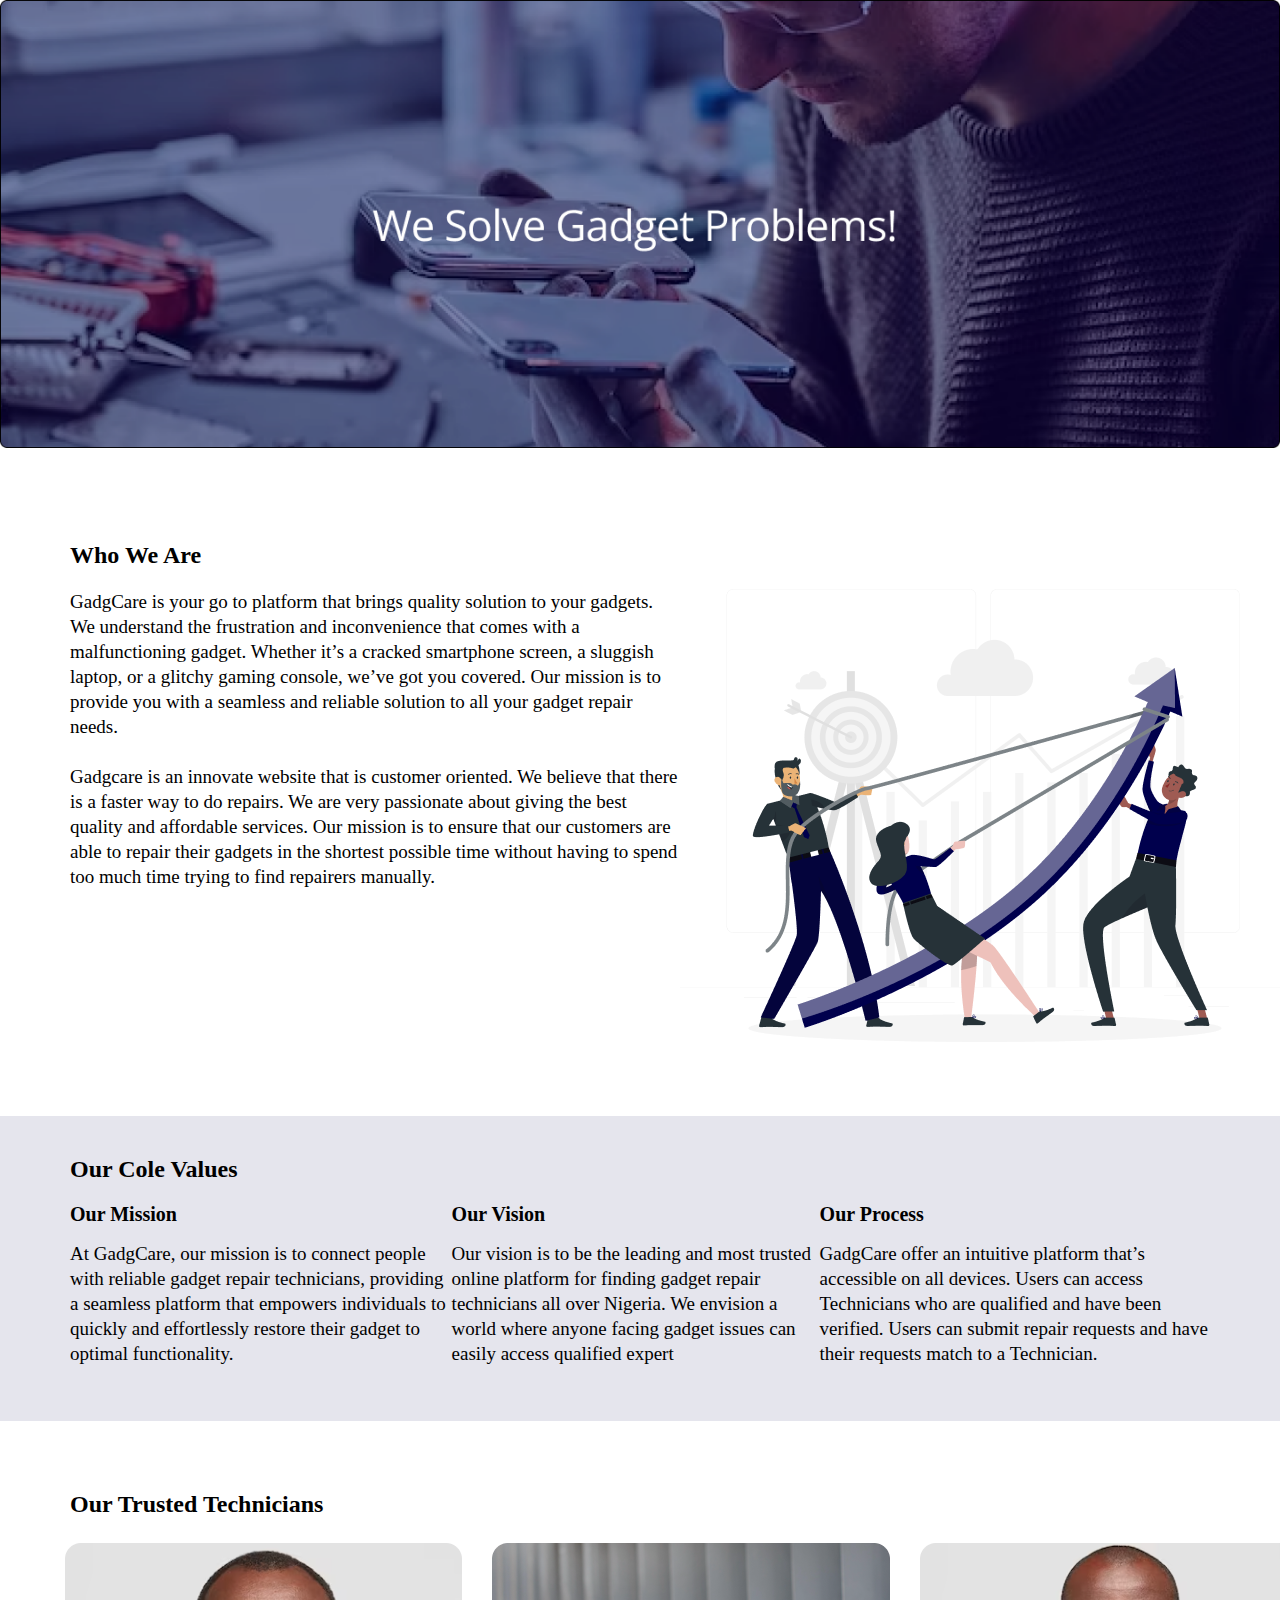
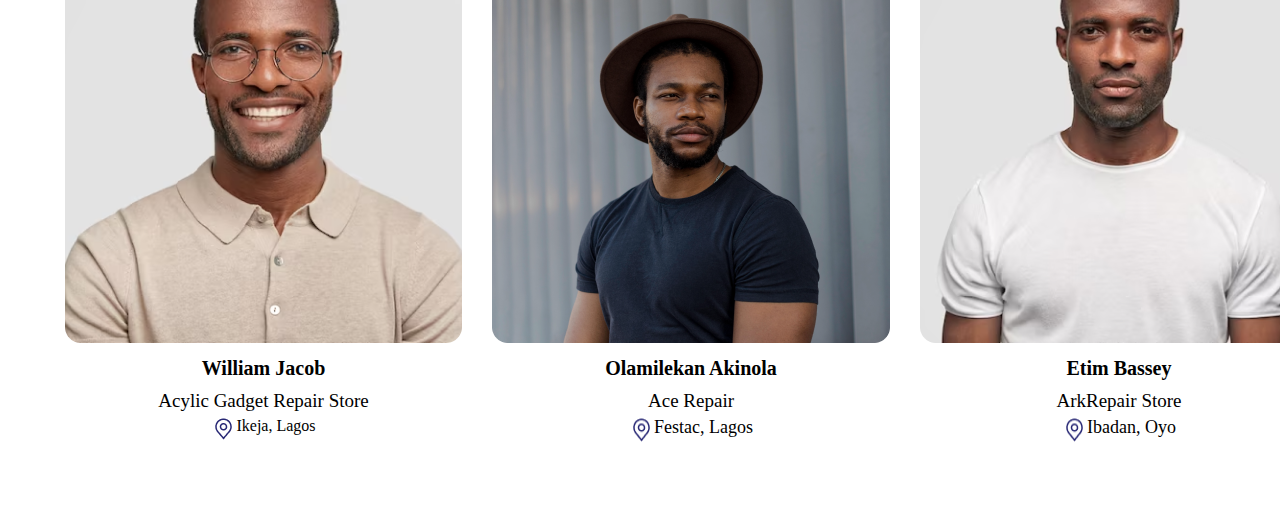
<file: about.html>
<!DOCTYPE html>
<html lang="en">
<head>
    <meta charset="UTF-8">
    <meta name="viewport" content="width=device-width, initial-scale=1.0">
    <title>About Us</title>
</head>
<link rel="stylesheet" href="about.css">
<body>

    <div class="container">

        <div class="about1">
            <img src="images/About.png" alt="About Us">
        </div>

        <!-- Who We Are -->
        <div class="about2">
            <div class="text">
                <h2>Who We Are</h2>
            </div>
            <div class="who">

                <div class="who1">
                    <p>GadgCare is your go to platform that brings quality solution to your gadgets. 
                        We understand the frustration and inconvenience that comes with a malfunctioning gadget. 
                        Whether it’s a cracked smartphone screen, a sluggish laptop, or a glitchy gaming console, we’ve got you covered. 
                        Our mission is to provide you with a seamless and reliable solution to all your gadget repair needs.
                    </p> <br>
                    <p>Gadgcare is an innovate website that is customer oriented. We believe that there is a faster way to do repairs. 
                        We are very passionate about giving the best quality and affordable services. 
                        Our mission is to ensure that our customers are able to repair their gadgets in the shortest possible time without having to spend too much time trying to find repairers manually.
                        
                    </p>
                </div>
                <div class="who2">
                    <img src="images/rafiki.png" alt="">
                </div>

            </div>
        </div>

        <!-- Our Cole Values -->

        <div class="values">
            <div class="text">
                <h2>Our Cole Values</h2>
            </div>

            <div class="values1">
                <div class="values1a">
                    <h3>Our Mission</h3>
                    <p>At GadgCare, our mission is to connect people with reliable gadget repair technicians, 
                        providing a seamless platform that empowers individuals to quickly and effortlessly restore their gadget to optimal functionality.
                    </p>
                </div>
                <div class="values1b">
                    <h3>Our Vision</h3>
                    <p>Our vision is to be the leading and most trusted online platform for finding gadget repair technicians all over Nigeria. 
                        We envision a world where anyone facing gadget issues can easily access qualified expert</p>
                </div>
                <div class="values1c">
                    <h3>Our Process</h3>
                    <p>GadgCare offer an intuitive platform that’s accessible on all devices. Users can access Technicians who are qualified and have been verified. 
                        Users can submit repair requests and have their requests match to a Technician.</p>
                </div>
            </div>

        </div>

        <!-- Our Trusted Technicians -->

        <div class="technicians">
            <div class="text">
                <h2>Our Trusted Technicians</h2>
            </div>

            <div class="technicians1">

                <div class="technicians1a">
                    <img src="images/Tech1.png" alt="">
                    <h4>William Jacob</h4>
                    <p>Acylic Gadget Repair Store</p>
                    <div class="image"><img src="images/carbon_location.png" alt=""> <p>Ikeja, Lagos</p></div>
                </div>
                <div class="technicians1b">
                    <img src="images/Tech2.png" alt="">
                    <h4>Olamilekan Akinola</h4>
                    <p>Ace Repair </p>
                    <div class="image"><img src="images/carbon_location.png" alt=""> <p>Festac, Lagos</p></div>
                </div>
                <div class="technicians1c">
                    <img src="images/Tech3.png" alt="">
                    <h4>Etim Bassey</h4>
                    <p>ArkRepair Store</p>
                    <div class="image"><img src="images/carbon_location.png" alt=""> <p>Ibadan, Oyo</p></div>
                </div>


            </div>


        </div>

    </div>
    
</body>
</html>
</file>
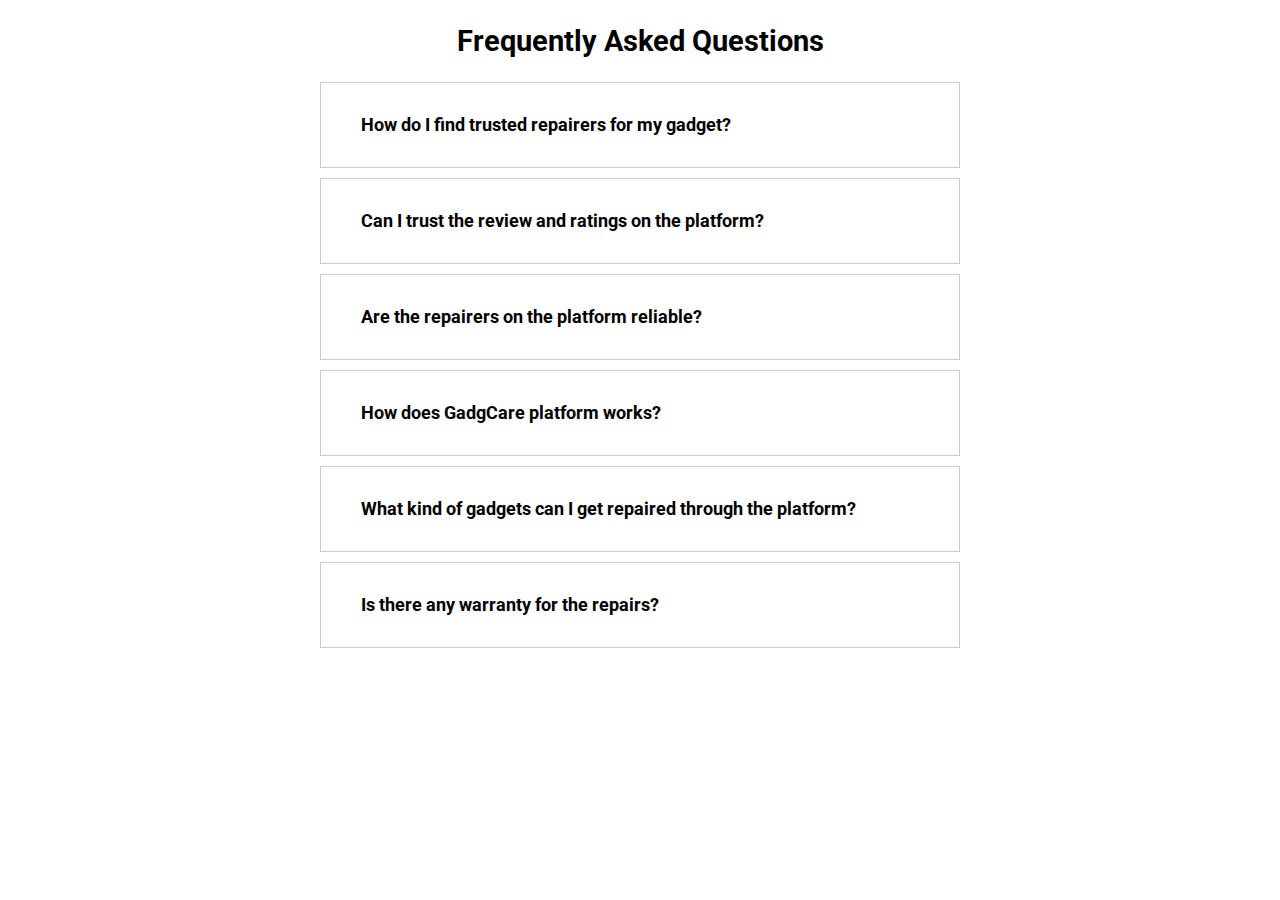
<file: faq.html>
<!DOCTYPE html>
<html lang="en">
<head>
    <meta charset="UTF-8">
    <meta name="viewport" content="width=device-width, initial-scale=1.0">
    <title>Document</title>
    <link rel="stylesheet" href="faq.css">
    <link rel="stylesheet" href="https://cdnjs.cloudflare.com/ajax/libs/font-awesome/6.4.0/css/all.min.css" integrity="sha512-iecdLmaskl7CVkqkXNQ/ZH/XLlvWZOJyj7Yy7tcenmpD1ypASozpmT/E0iPtmFIB46ZmdtAc9eNBvH0H/ZpiBw==" crossorigin="anonymous" referrerpolicy="no-referrer" />
</head>
<body>
    <div class="faq-wrapper">
        <h3>Frequently Asked Questions</h3>

        <div class="faq">
            <button class="accordion">
                How do I find trusted repairers for my gadget?
                <i class="fa-solid fa-chevron-down"></i>
            </button>
            <div class="pannel">
                <p>
                    We have only verified Repairers on our platform. Search for repairers based on location using our search button, device type and repair needs; Read reviews and ratings from previous customers; Directly message repairers for inquiries and appointments.
                    </p>
            </div>
        </div>

        <div class="faq">
            <button class="accordion">
                Can I trust the review and ratings on the platform?
                <i class="fa-solid fa-chevron-down"></i>
            </button>
            <div class="pannel">
                <p>Lorem ipsum dolor sit amet, consectetur adipisicing elit. Unde magnam repudiandae quos asperiores! Eligendi nobis,
                     similique aperiam delectus reprehenderit quibusdam 
                    impedit soluta iure itaque voluptas perferendis, asperiores saepe doloribus veritatis!</p>
            </div>
        </div>

        <div class="faq">
            <button class="accordion">
                Are the repairers on the platform reliable?
                <i class="fa-solid fa-chevron-down"></i>
            </button>
            <div class="pannel">
                <p>Lorem ipsum dolor sit amet, consectetur adipisicing elit. Unde magnam repudiandae quos asperiores! Eligendi nobis,
                     similique aperiam delectus reprehenderit quibusdam 
                    impedit soluta iure itaque voluptas perferendis, asperiores saepe doloribus veritatis!</p>
            </div>
        </div>
        
        <div class="faq">
            <button class="accordion">
                How does GadgCare platform works?
                <i class="fa-solid fa-chevron-down"></i>
            </button>
            <div class="pannel">
                <p>Lorem ipsum dolor sit amet, consectetur adipisicing elit. Unde magnam repudiandae quos asperiores! Eligendi nobis,
                     similique aperiam delectus reprehenderit quibusdam 
                    impedit soluta iure itaque voluptas perferendis, asperiores saepe doloribus veritatis!</p>
            </div>
        </div>

        <div class="faq">
            <button class="accordion">
                What kind of gadgets can I get repaired through the platform? 
                <i class="fa-solid fa-chevron-down"></i>
            </button>
            <div class="pannel">
                <p>Lorem ipsum dolor sit amet, consectetur adipisicing elit. Unde magnam repudiandae quos asperiores! Eligendi nobis,
                     similique aperiam delectus reprehenderit quibusdam 
                    impedit soluta iure itaque voluptas perferendis, asperiores saepe doloribus veritatis!</p>
            </div>
        </div>

        <div class="faq">
            <button class="accordion">
                Is there any warranty for the repairs?
                <i class="fa-solid fa-chevron-down"></i>
            </button>
            <div class="pannel">
                <p>Lorem ipsum dolor sit amet, consectetur adipisicing elit. Unde magnam repudiandae quos asperiores! Eligendi nobis,
                     similique aperiam delectus reprehenderit quibusdam 
                    impedit soluta iure itaque voluptas perferendis, asperiores saepe doloribus veritatis!</p>
            </div>
        </div>
    </div>

    <script>
        var acc = document.getElementsByClassName(
            "accordion"
        );
        var i;
        for(i = 0; i < acc.length; i++){
            acc[i].addEventListener("click", function(){
                this.classList.toggle("active");
                this.parentElement.classList.toggle("active");

                var pannel = this.nextElementSibling;

                if(pannel.style.display === "block"){
                    pannel.style.display = "none";
                }else{
                    pannel.style.display = "block";
                }
            });
        }
    </script>
</body>
</html>
</file>
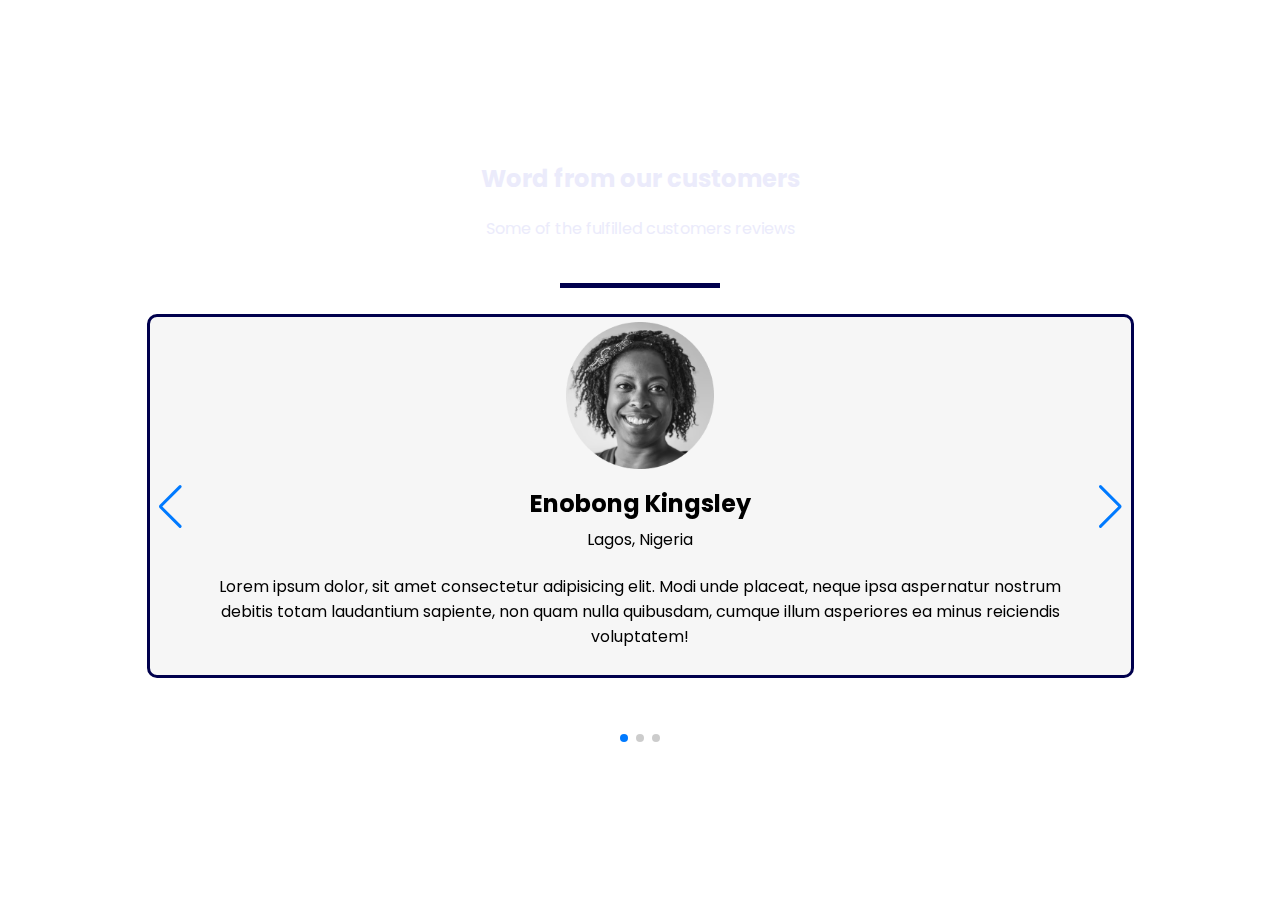
<file: reviews.html>
<!DOCTYPE html>
<html lang="en">
<head>
    <meta charset="UTF-8">
    <meta name="viewport" content="width=device-width, initial-scale=1.0">
    <title>Document</title>
    <link rel="stylesheet" href="https://cdnjs.cloudflare.com/ajax/libs/font-awesome/6.4.0/css/all.min.css" integrity="sha512-iecdLmaskl7CVkqkXNQ/ZH/XLlvWZOJyj7Yy7tcenmpD1ypASozpmT/E0iPtmFIB46ZmdtAc9eNBvH0H/ZpiBw==" crossorigin="anonymous" referrerpolicy="no-referrer" />

    <link
  rel="stylesheet"
  href="https://cdn.jsdelivr.net/npm/swiper@10/swiper-bundle.min.css"
  />
    <link rel="stylesheet" href="reviews.css">
    
</head>
<body>
    <div class="container">
        <div class="board">
            <h2 class="text-light">Word from our customers</h2>
            <p class="text-light">Some of the fulfilled customers reviews</p>

            <!-- Slider main container -->
<div class="swiper">
    <!-- Additional required wrapper -->
    <div class="swiper-wrapper">
      <!-- Slides -->
      <div class="swiper-slide">
        <div class="border-rev"></div>
        <div class="col">
            <div class="slide-review">
                <img src="assets/images/reviewer.png" alt="">
                <div class="name-text">
                    <h2>Enobong Kingsley</h2>
                    <p>Lagos, Nigeria</p>

                </div>
                    
                <div class="stars">
                    <i class="fa-solid fa-star"></i>
                    <i class="fa-solid fa-star"></i>
                    <i class="fa-solid fa-star"></i>
                    <i class="fa-solid fa-star"></i>
                    <i class="fa-solid fa-star"></i>
                </div>

                <p>Lorem ipsum dolor, sit amet consectetur adipisicing elit. Modi unde placeat, neque ipsa aspernatur nostrum debitis totam laudantium sapiente, non quam nulla quibusdam, cumque illum asperiores ea minus reiciendis voluptatem!</p>
            </div>
        </div>
      </div>
      <div class="swiper-slide">
        <div class="border-rev"></div>
        <div class="col">
            <div class="slide-review">
                <img src="assets/images/reviewer.png" alt="">
                <div class="name-text">
                    <h2>Enobong Kingsley</h2>
                    <p>Lagos, Nigeria</p>

                </div>
                
                <div class="stars">
                    <i class="fa-solid fa-star"></i>
                    <i class="fa-solid fa-star"></i>
                    <i class="fa-solid fa-star"></i>
                    <i class="fa-regular fa-star"></i>
                    <i class="fa-regular fa-star"></i>
                </div>

                <p>Lorem ipsum dolor, sit amet consectetur adipisicing elit. Modi unde placeat, neque ipsa aspernatur nostrum debitis totam laudantium sapiente, non quam nulla quibusdam, cumque illum asperiores ea minus reiciendis voluptatem!</p>
            </div>
        </div>
      </div>
      <div class="swiper-slide">
        <div class="border-rev"></div>
        <div class="col">
            <div class="slide-review">
                <img src="assets/images/reviewer.png" alt="">
                <div class="name-text">
                    <h2>Enobong Kingsley</h2>
                    <p>Lagos, Nigeria</p>

                </div>
                <div class="stars">
                    <i class="fa-solid fa-star"></i>
                    <i class="fa-solid fa-star"></i>
                    <i class="fa-solid fa-star"></i>
                    <i class="fa-solid fa-star"></i>
                    <i class="fa-regular fa-star"></i>
                </div>

                <p>Lorem ipsum dolor, sit amet consectetur adipisicing elit. Modi unde placeat, neque ipsa aspernatur nostrum debitis totam laudantium sapiente, non quam nulla quibusdam, cumque illum asperiores ea minus reiciendis voluptatem!</p>
            </div>
        </div>
      </div>
      ...
    </div>
    <!-- If we need pagination -->
    <div class="swiper-pagination"></div>
  
    <!-- If we need navigation buttons -->
    <div class="swiper-button-prev"></div>
    <div class="swiper-button-next"></div>
  
  </div>
        </div>
    </div>

    <script src="https://cdn.jsdelivr.net/npm/swiper@10/swiper-bundle.min.js"></script>
    <script src="./reviewsSlider.js"></script>
</body>
</html>
</file>
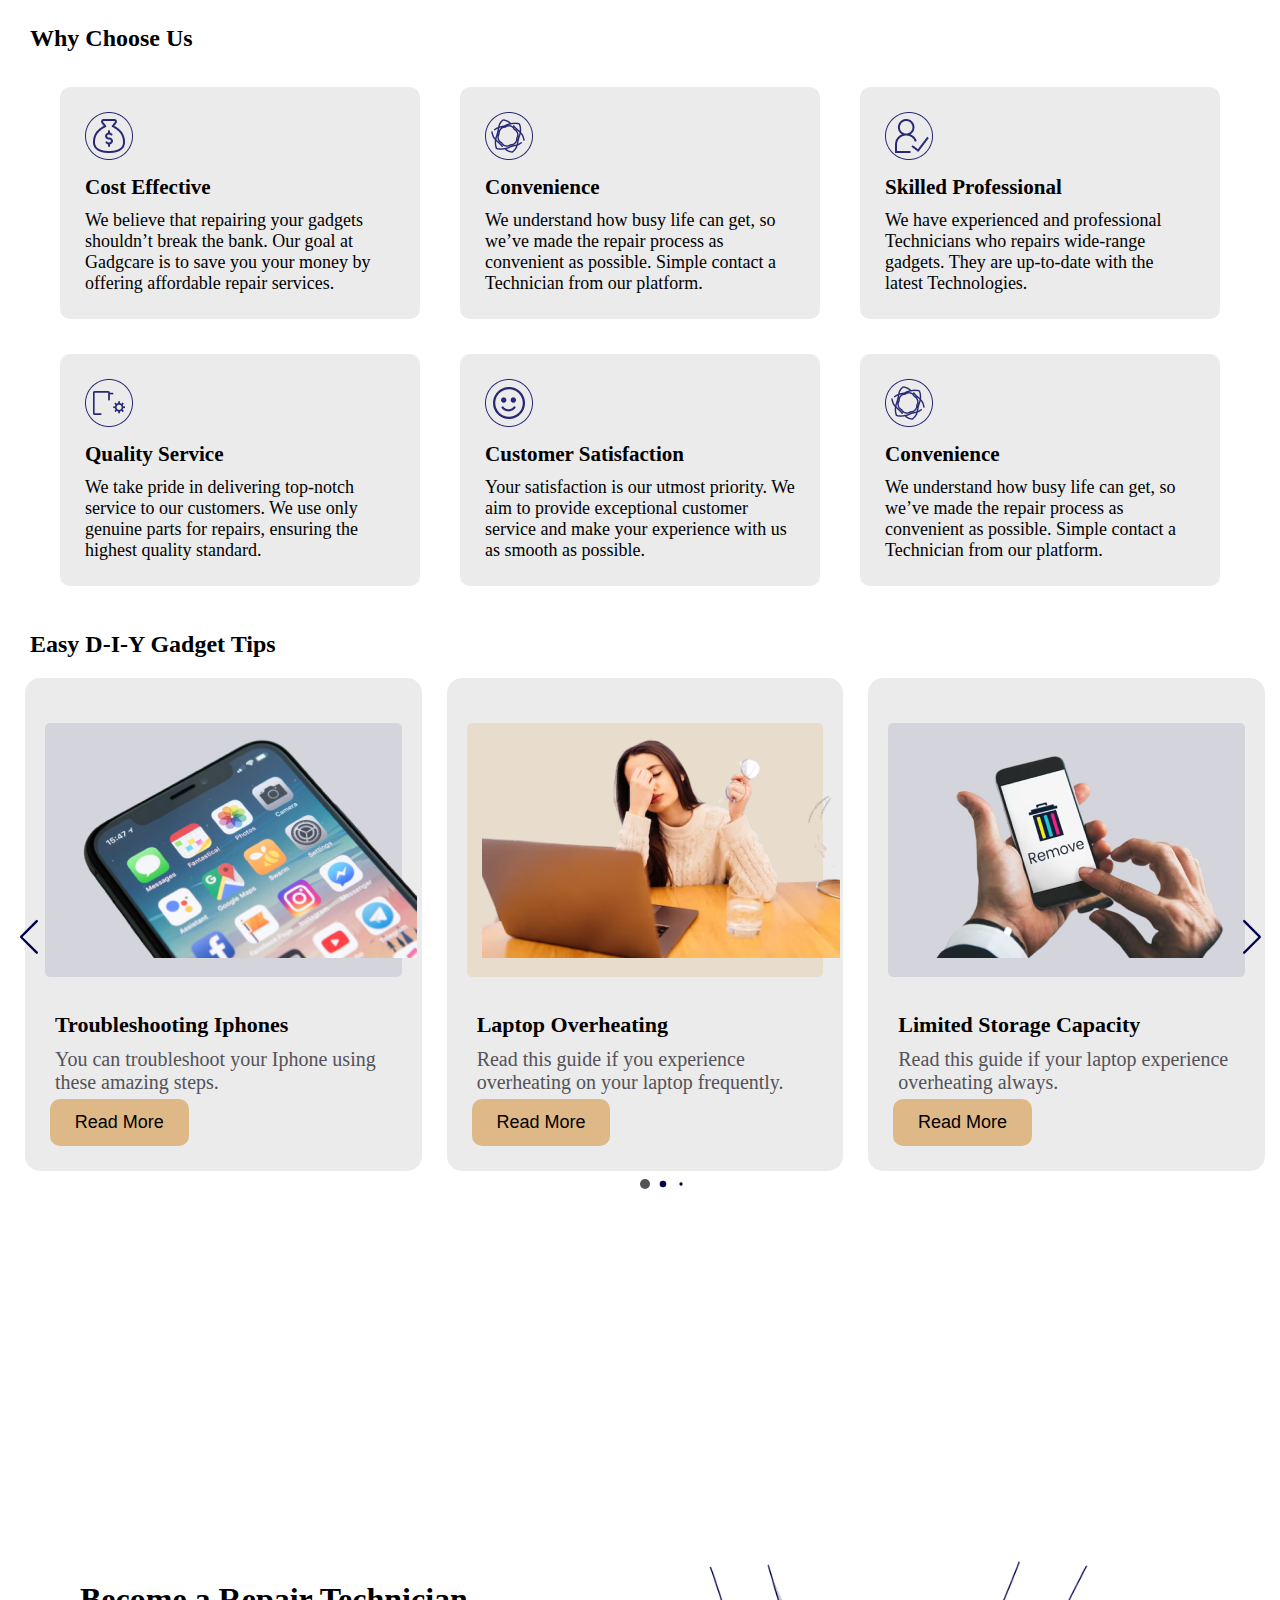
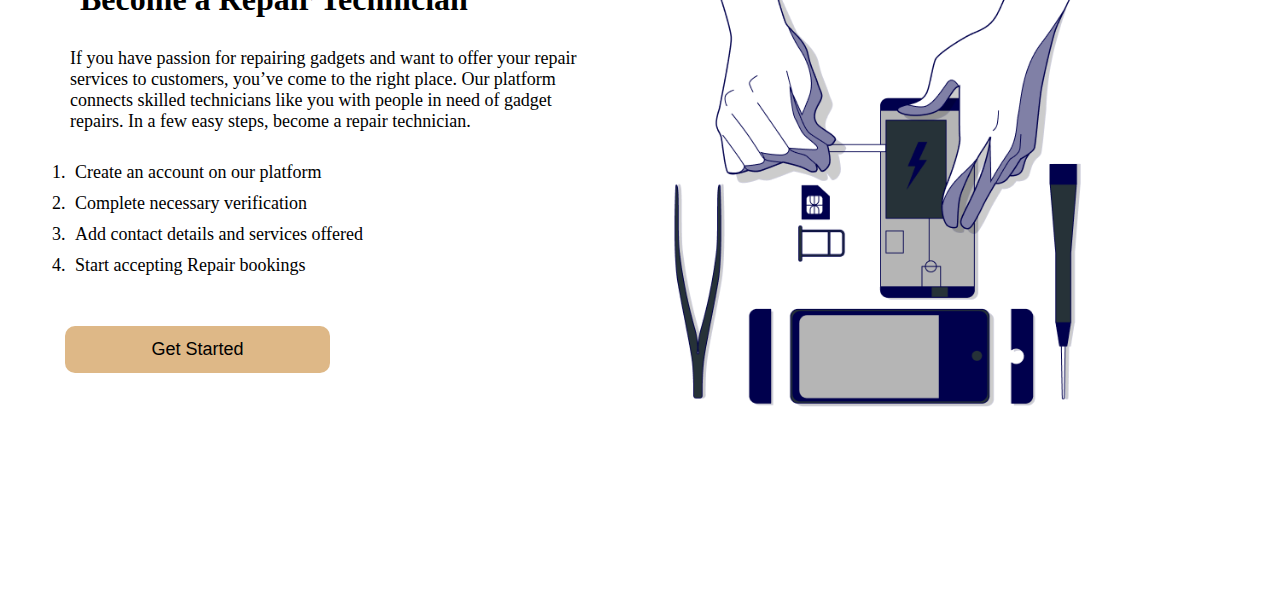
<file: DIY, Why choose us and Become a technician/diy.html>
<!DOCTYPE html>
<html lang="en">
<head>
    <meta charset="UTF-8">
    <meta name="viewport" content="width=device-width, initial-scale=1.0">
    <title>SIMPLE DIY</title>
    
    <!-- Swiper CSS -->
    <link rel="stylesheet" href="diycss/swiper-bundle.min.css">

    <!-- CSS -->
    <link rel="stylesheet" href="diycss/diy.css">
</head>
<body>

     <!-- Why Choose Us -->
     <div class="why">

        <div class="text"><h2><strong>Why Choose Us</strong></h2></div>

        <div class="reason1">
            <div class="reason1a">
                <img src="images/Cost Effective Icon.png" alt="">
                <h3>Cost Effective</h3>
                <p>We believe that repairing your gadgets shouldn’t break the bank.
                    Our goal at Gadgcare is to save you your money by offering affordable repair services.</p>
            </div>

            <div class="reason1b">
                <img src="images/Convenience Icon.png" alt="">
                <h3>Convenience</h3>
                <p>We understand how busy life can get, so we’ve made the repair process as convenient as possible.
                    Simple contact a Technician from our platform.</p>
            </div>

            <div class="reason1c">
                <img src="images/Expert.png" alt="">
                <h3>Skilled Professional</h3>
                <p>We have experienced and professional Technicians who repairs wide-range gadgets. 
                    They are up-to-date with the latest Technologies.</p>
            </div>

        </div>

        <div class="reason2">
            <div class="reason2a">
                <img src="images/Union.png" alt="">
                <h3>Quality Service</h3>
                <p>We take pride in delivering top-notch service to our customers.
                    We use only genuine parts for repairs, ensuring the highest quality standard.</p>
            </div>

            <div class="reason2b">
                <img src="images/Satisfied Icon.png" alt="">
                <h3>Customer Satisfaction</h3>
                <p>Your satisfaction is our utmost priority.
                    We aim to provide exceptional customer service and make your experience with us as smooth as possible.</p>
            </div>

            <div class="reason2c">
                <img src="images/Convenience Icon.png" alt="">
                <h3>Convenience</h3>
                <p>We understand how busy life can get, so we’ve made the repair process as convenient as possible.
                    Simple contact a Technician from our platform.</p>
            </div>

        </div>



    </div>

    <!-- Easy D-I-Y Gadget Tips -->

    <div class="slide">
        <div class="text"><h2><strong>Easy D-I-Y Gadget Tips</strong></h2></div>
            
        <div class="slide-container swiper">
            <div class="slide-content">
                <div class="card-wrapper swiper-wrapper">
                    <div class="card swiper-slide">
                        <div class="image-content">

                            <div class="card-image1">
                                <img src="images/Slant Iphone Image.png" alt="Iphone">
                            </div>
                        </div>

                        <div class="card-content">
                            <h3 class="name">Troubleshooting Iphones</h3>
                            <p class="description">You can troubleshoot your Iphone using these amazing steps.</p>
                            <button> <a href="#">Read More</a></button>
                        </div>
                    </div>
                    
                    
                    <div class="card swiper-slide">
                        <div class="image-content">
                            

                            <div class="card-image2">
                                <img src="images/Tired woman is working on her laptop and sitting at home at the wooden table.png" alt="Iphone" class="card-img">
                            </div>
                        </div>

                        <div class="card-content">
                            <h3 class="name">Laptop Overheating</h3>
                            <p class="description">Read this guide if you experience overheating on your laptop frequently.</p>

                            <button> <a href="#">Read More</a></button>
                        </div>
                    </div>

                    <div class="card swiper-slide">
                        <div class="image-content">
                            

                            <div class="card-image1">
                                <img src="images/Delete remove trash can application graphic.png" alt="Iphone">
                            </div>
                        </div>

                        <div class="card-content">
                            <h3 class="name">Limited Storage Capacity</h3>
                            <p class="description">Read this guide if your laptop experience overheating always.</p>

                            <button> <a href="#">Read More</a></button>
                        </div>
                    </div>

                    <div class="card swiper-slide">
                        <div class="image-content">
                            

                            <div class="card-image2">
                                <img src="images/Laptop Image.png" alt="Iphone">
                            </div>
                        </div>

                        <div class="card-content">
                            <h3 class="name">Limited Storage Capacity</h3>
                            <p class="description">Read this guide if your laptop experience overheating always.</p>

                            <button> <a href="#">Read More</a></button>
                        </div>
                    </div>

                    <div class="card swiper-slide">
                        <div class="image-content">
                            

                            <div class="card-image1">
                                <img src="images/Phone Image.png">
                            </div>
                        </div>

                        <div class="card-content">
                            <h3 class="name">Mobile Phone Overheating</h3>
                            <p class="description">Read this guide if you experience overheating on your mobile phone frequently.</p>

                            <button> <a href="#">Read More</a></button>
                        </div>
                    </div>

                    
                    
                </div>
            </div>

            <div class="swiper-button-next swiper-navBtn"></div>
            <div class="swiper-button-prev swiper-navBtn"></div>
            <div class="swiper-pagination"></div>
        </div>  
    </div>


    <!-- Become a Repair Technician -->

    <div class="technician">

        <div class="technician1">

            <div class="text"><h2><strong>Become a Repair Technician</strong></h2></div>
            <p>If you have passion for repairing gadgets and want to offer your repair services to customers, you’ve come to the right place.
                Our platform connects skilled technicians like you with people in need of gadget repairs. In a few easy steps, become a repair technician.
            </p>
            <ol>
                <li>Create an account on our platform</li>
                <li>Complete necessary verification</li>
                <li>Add contact details and services offered</li>
                <li>Start accepting Repair bookings</li>
            </ol>

            <button><a href="#">Get Started</a></button>

        </div>

        <div class="technician2">
            <img src="images/Technician.png" alt="">
        </div>


    </div>
    
</div>

</body>

<!-- Swiper JS -->
<script src="diyjs/swiper-bundle.min.js"></script>

<!-- JavaScript -->
<script src="diyjs/script.js"></script>

</html>
</file>
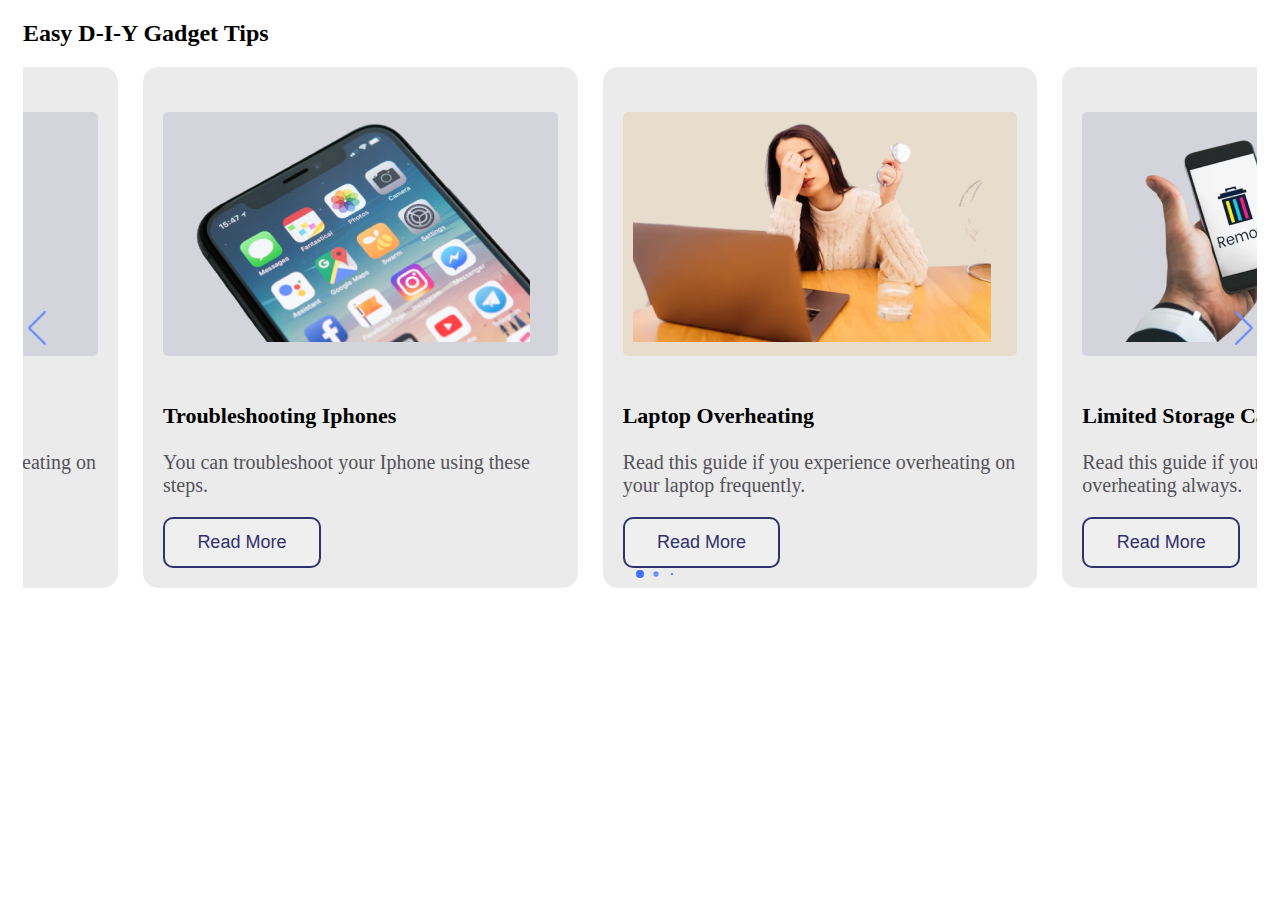
<file: Our Services/diy.html>
<!DOCTYPE html>
<html lang="en">
<head>
    <meta charset="UTF-8">
    <meta name="viewport" content="width=device-width, initial-scale=1.0">
    <title>SIMPLE DIY</title>
    <!-- Swiper CSS -->
    <link rel="stylesheet" href="swiper-bundle.min.css">

    <!-- CSS -->
    <link rel="stylesheet" href="diy.css">
</head>
<body>

    <div class="slide">
        <div class="text"><h2><strong>Easy D-I-Y Gadget Tips</strong></h2></div>
            
        <div class="slide-container swiper">
            <div class="slide-content">
                <div class="card-wrapper swiper-wrapper">
                    <div class="card swiper-slide">
                        <div class="image-content">

                            <div class="card-image1">
                                <img src="images/Slant Iphone Image.png" alt="Iphone">
                            </div>
                        </div>

                        <div class="card-content">
                            <h3 class="name">Troubleshooting Iphones</h3>
                            <p class="description">You can troubleshoot your Iphone using these steps.</p>
                            <button> <a href="#">Read More</a></button>
                        </div>
                    </div>
                    
                    
                    <div class="card swiper-slide">
                        <div class="image-content">
                            

                            <div class="card-image2">
                                <img src="images/Tired woman is working on her laptop and sitting at home at the wooden table.png" alt="Iphone" class="card-img">
                            </div>
                        </div>

                        <div class="card-content">
                            <h3 class="name">Laptop Overheating</h3>
                            <p class="description">Read this guide if you experience overheating on your laptop frequently.</p>

                            <button> <a href="#">Read More</a></button>
                        </div>
                    </div>

                    <div class="card swiper-slide">
                        <div class="image-content">
                            

                            <div class="card-image1">
                                <img src="images/Delete remove trash can application graphic.png" alt="Iphone">
                            </div>
                        </div>

                        <div class="card-content">
                            <h3 class="name">Limited Storage Capacity</h3>
                            <p class="description">Read this guide if your laptop experience overheating always.</p>

                            <button> <a href="#">Read More</a></button>
                        </div>
                    </div>

                    <div class="card swiper-slide">
                        <div class="image-content">
                            

                            <div class="card-image2">
                                <img src="images/Computer.png" alt="Iphone">
                            </div>
                        </div>

                        <div class="card-content">
                            <h3 class="name">Limited Storage Capacity</h3>
                            <p class="description">Read this guide if your laptop experience overheating always.</p>

                            <button> <a href="#">Read More</a></button>
                        </div>
                    </div>

                    <div class="card swiper-slide">
                        <div class="image-content">
                            

                            <div class="card-image1">
                                <img src="images/Phone Image.png">
                            </div>
                        </div>

                        <div class="card-content">
                            <h3 class="name">Mobile Phone Overheating</h3>
                            <p class="description">Read this guide if you experience overheating on your mobile phone frequently.</p>

                            <button> <a href="#">Read More</a></button>
                        </div>
                    </div>

                    
                    
                </div>
            </div>

            <div class="swiper-button-next swiper-navBtn"></div>
            <div class="swiper-button-prev swiper-navBtn"></div>
            <div class="swiper-pagination"></div>
        </div>  
    </div>       

</div>

</body>

<!-- Swiper JS -->
<script src="js/swiper-bundle.min.js"></script>

<!-- JavaScript -->
<script src="js/script.js"></script>

</html>
</file>
<file: styles.css>
/* @import url('https://fonts.googleapis.com/css2?family=Poppins:wght@100;200;300;400;500;600;700;900&display=swap'); */
@import url('https://fonts.googleapis.com/css2?family=Roboto&display=swap');

* {
    padding: 0px;
    margin: 0px;
    box-sizing: border-box;
}

:root {
    --mainColor: #00004D;
    --hoverColor: #9747FF;
    --backgroundColor: #ffffff;
    --darkOne: #312f3a;
    --darkTwo: #45424b;
    --lightOne: #919191;
    --lightTwo: #aaa;

    --color-dark: #151C35;
    --color-secondary-dark: #464C70;
    --color-primary: #EE709D;
    --color-text: #8297E2;
    --color-light: #EBEBFB;
}

/* *,*::before,
*::after{
    padding: 0px;
    margin: 0px;
    box-sizing: border-box;
} */

body {
    font-family: "Roboto", sans-serif;
}

/* img {
    width: 100%;
} */

a {
    text-decoration: none;
}

.big-wrapper {
    /* padding: 1.7rem 0 2rem; */
    /* width: 100%; */
    min-height: 1000px;
    /* border: solid #00004D; */
    /* overflow: hidden; */
    
    background-color: var(--backgroundColor);
    /* display: flex;
    flex-direction: column;
    justify-content: space-between; */
}

.container {
    position: relative;
    /* max-width: 81rem; */
    min-width: 100%;
    /* margin: 0 auto; */
    padding-top: 30px;
    padding-left: 5em;
    padding-right: 5rem;
    z-index: 10;
}

nav .container {
    display: flex;
    justify-content: space-between;
    align-items: center;

}

.container .logo {
    display: flex;
    align-items: center;
    cursor: pointer;
}

.container .logo img {
    width: 200px;
    margin-right: .6rem;
    margin-top: -0.6rem;
}

.container .logo h3 {
    color: var(--darkTwo);
    font-size: 1.55rem;
    line-height: 1.2;
    font-weight: 700;
}

.container .links ul {
    display: flex;
    list-style: none;
    align-items: center;
    gap: 50px;
}

.container .links a {
    color: var(--lightTwo);

    display: inline-block;
    transition: 0.3s;
}

.container .links a:hover {
    color: var(--hoverColor);
    transform: scale(1.05);
}


.container .linksTwo ul {
    display: flex;
    list-style: none;
    gap: 30px;
    align-items: center;
}

.container .linksTwo li {
    font-size: 20px;
}

.container .linksTwo a {
    color: var(--color-dark);

    display: inline-block;
    transition: 0.3s;
}

.container .linksTwo a:hover {
    color: var(--mainColor  );
    transform: scale(1.05);
}

.container .btnr {
    display: inline-block;
    padding: .6rem 1.9rem;
    color: var(--mainColor) !important;
    border: 1px solid #31316D;
    border-radius: 10px;
    transition: 0.3s;
}

.profile_img {
    margin-left: -10px;
}

.btn {
    display: inline-block;
    padding: .6rem 1.9rem;
    color: var(--mainColor) !important;
    border: 1px solid #31316D;
    border-radius: 10px;
    transition: 0.3s;
    cursor: pointer;
   
}

/* @keyframes vibrate {
    0% {
        transform: translateX(0);
    }

    25% {
        transform: translateX(-2px) rotate(-1deg);
    }

    50% {
        transform: translateX(2px) rotate(1deg);
    }

    75% {
        transform: translateX(-2px) rotate(1deg);
    }

    100% {
        transform: translateX(2px) rotate(-1deg);
    }
} */

.btn:hover >a {
    animation-play-state: paused;
    background-color: var(--mainColor);
    
    transform: scale(1) !important;
}



.container .brtn:hover {
    background-color: var(--hoverColor);
    transform: scale(1) !important;
}

.showcase-area .container {
    display: grid;
    grid-template-columns: repeat(2, 1fr);
    align-items: center;
    justify-content: center;

}

.showcase-area .big-title {
    font-size: 1.5rem;
    color: var(--darkOne);
    text-transform: capitalize;
    line-height: 1;
    max-width: 600px;
    /* transform: translate(30%, 25px); */
}

.showcase-area .big-title>h1 {
    width: 100%;
    margin-bottom: 10px;
}

/* .showcase-area .left {
    transform: translate(30%, 25px);


} */

.showcase-area .left>p {
    width: 100%;
}

.showcase-area .text {
    color: black;
    font-size: 1.1rem;
    margin: 1rem 0 2.5rem;
    max-width: 600px;
    line-height: 1.6;


}

.showcase-area .btn {
    box-shadow: 0 0 40px 2px rgba(0, 0, 0, 0.5);

}


.showcase-area .btn-left {
    display: inline-block;
    padding: .7rem 2.9rem;
    border-radius: 10px;
    color: white;
    background-color: #00004D;
    /* margin-left: 30%; */
    /* margin-top: 7%; */

}

.showcase-area .btn-left:hover {
    background-color: var(--hoverColor);
    transform: scale(1) !important;
}

.showcase-area .right {
    height: 480px;
    width: 480px;
}

.showcase-area .person {
    width: 100%;
    margin-left: 50px;
    /* transform: translate(15%, 25px); */
    /* margin-left: 12%; */
}


.showcase-area .linksTwo {
    margin-left: 5%;
    display: inline-block;
}

/* 
.bottom-area .container{
    margin-top: 5%;
} */


.showcase-area-two .container-two {
    margin-top: 5%;
    color: white;
    background-color: var(--mainColor);
    text-align: center;
    margin-bottom: 60px;

}

.showcase-area-two .welcome-text {
    padding: 1rem;
    font-size: 1.3rem;
    line-height: 2;

}

.showcase-area-two .welcome-message {
    text-align: center;
   
    line-height: 1.7;
}

.showcase-area-two .btn {
    display: inline-block;
    padding: .6rem 1.9rem;
    width: 15%;
    color: var(--mainColor) !important;
    background-color: #DEB887;
    border-radius: 10px;
    transition: 0.3s;
    margin-top: 1.6rem;
    margin-bottom: 0.8rem;
    line-height: 1.3;
}


/* For screen widths up to 768px */
@media screen and (max-width: 768px) {
    .showcase-area .container {
        display: block;
    }

    .showcase-area .left,
    .showcase-area .right {
        width: 100%;
        margin: 0;
    }

    .showcase-area .person {
        margin-left: 0;
    }

    .showcase-area .big-title,
    .showcase-area .text {
        max-width: 100%;
    }
}

/* For screen widths between 768px and 1024px */
@media screen and (min-width: 769px) and (max-width: 1024px) {
    /* Add specific styles if needed */
}

/* For screen widths above 1024px (Desktop) */
@media screen and (min-width: 1025px) {
    /* Add specific styles if needed */
}

/* OUR SERVICES */

.service {
    margin-bottom: 60px;
    margin-left: 70px;
    margin-right: 70px;
    /* font-family: system-ui, -apple-system, BlinkMacSystemFont, 'Segoe UI', Roboto, Oxygen, Ubuntu, Cantarell, 'Open Sans', 'Helvetica Neue', sans-serif; */
}


.service h2 {
    /* padding: 8px; */
    margin: 15px;
    padding-bottom: 10px;
}


.service .components {
    display: flex;
    flex-direction: row;
   
   
    /* padding: 10px; */
    justify-content: space-around;


}

.service .components .component1 {
    background-color: #EBEBEB;
    padding: 10px;
    border-radius: 10px;
    margin: 10px;
    padding: 20px;

}

.service .components .component1 .component1a {
    background-color: #D4D4DC;
    padding: 10px;
    border-radius: 5px;

}

.service .components .component1 .component1b p {
    color: #545259;
    font-size: 18px;
}

.service .components .component1 .component1b h3 {
    color: black;
    font-size: 22px;

}

.service .components .component2 {
    background-color: #EBEBEB;
    padding: 10px;
    border-radius: 10px;
    margin: 10px;
    padding: 20px;
}

.service .components .component2 .component2a {
    background-color: #E8DCCD;
    padding: 10px;
    border-radius: 5px;

}

.service .components .component2 .component2b p {
    color: #545259;
    font-size: 18px;
}

.service .components .component2 .component2b h3 {
    color: black;
    font-size: 22px;
}


.service .components .component3 {
    background-color: #EBEBEB;
    padding: 10px;
    border-radius: 10px;
    margin: 10px;
    padding: 20px;

}

.service .components .component3 .component3a {
    background-color: #D4D4DC;
    padding: 10px;
    border-radius: 5px;

}

.service .components .component3 .component3b p {
    color: #545259;
    font-size: 18px;

}

.service .components .component3 .component3b h3 {
    color: black;
    font-size: 22px;
}

.service .components .component4 {
    background-color: #EBEBEB;
    padding: 10px;
    border-radius: 10px;
    margin: 10px;
    padding: 20px;
}

.service .components .component4 .component4a {
    background-color: #E8DCCD;
    padding: 10px;
    border-radius: 5px;

}

.service .components .component4 .component4b p {
    color: #545259;
    font-size: 18px;

}

.service .components .component4 .component4b h3 {
    color: black;
    font-size: 22px;
}


.service button {
    border-radius: 15px;
    font-size: 18px;
    padding: 15px;
    width: 80%;
    /* border: 1px solid #31316D; */
    background-color: #E8C291;
    position: relative;
    margin-top: 1rem;
    text-decoration: none;


}

.service button a {
    /* text-decoration: none; */
    color: #000000;
}


/* Why Choose Us */

.why {
    margin-top: 10px;
    margin-left: 70px;
    margin-right: 70px;
    margin-bottom: 60px;
}

.why h2 {
    margin: 20px;
}
.why h3 {
    margin-top: 20px;
    margin-bottom: 20px;
}

.why .reason1 {
    display: flex;
    flex-basis: 30%;
    flex-direction: row;
    justify-content: space-around;
    /* margin: 15px; */
    padding: 10px;
    font-size: 18px;
}

.why .reason1 .reason1a,
.reason1b,
.reason1c {
    border-radius: 10px;
    background-color: #EBEBEB;
    padding: 20px;
    width: 60%;
    margin-right: 5px;
    margin-left: 5px;
    justify-content: space-around;

}

.why  p {
    color: #464647;
    font-size: 16px;
    margin-top: 20px;
    line-height: 1.6rem;
}

.why .reason2 {
    display: flex;
    flex-basis: 30%;
    flex-direction: row;
    justify-content: space-around;
    /* margin: 15px; */
    padding: 10px;
    align-items: flex-start;
    font-size: 18px;

}

.why .reason2 .reason2a,
.reason2b,
.reason2c {
    border-radius: 10px;
    background-color: #EBEBEB;
    padding: 20px;
    width: 60%;
    margin-right: 5px;
    margin-left: 5px;
    justify-content: space-around;
}

.why .reason2 p {
    color: #464647;
    font-size: 16px;
    margin-top: 20px;
    line-height: 1.6rem;
}


/* Responsive styles for smaller screens */
@media screen and (max-width: 768px) {
    .why {
        margin: 10px;
    }

    .reason-section {
        flex-direction: column;
    }

    .reason-section .reason-card {
        width: 90%;
    }
}

/* Responsive styles for even smaller screens */
@media screen and (max-width: 480px) {
    .why {
        margin: 5px;
    }
}



/* DIY TIPS */


.slide {
    /* height: 100vh; */
    margin-top: 25px;
    margin-left: 70px;
    margin-right: 70px;

}

.slide h2 {
    margin: 10px;
    padding-bottom: 10px;
}

.slide .slide-content {
    border-radius: 25px;
    display: flex;
    flex-direction: row;
    justify-content: space-evenly;
}

.slide .card {
    border-radius: 15px;
    background-color: #EBEBEB;
    padding: 10px;
    position: relative;
    padding-bottom: 20px;

}

.slide .image-content {
    position: relative;
    row-gap: 5px;
    padding: 25px 0;
}

.slide .card-image1 img,
.slide .card-image2 img {
    max-width: 100%; /* Make the images responsive */
    height: auto;
}


.slide .name {
    color: black;
    font-size: 22px;
}

.slide .description {
    color: #545259;
    font-size: 18px;
    padding: 5px;
}

.slide button {
    border-radius: 10px;
    font-size: 1em;
    padding: 13px;
    width: 50%;
    border: none;
    position: relative;
    background-color: #DEB887;
}

.slide button a {
    text-decoration: none;
    color: #000000;
}

.slide button a:hover {
    text-decoration: none;
    color: #00004D;
    transition: color 0.3s ease;
}

.slide .swiper-navBtn {
    color: #00004D;
    transition: color 0.3s ease;
}

.slide .swiper-navBtn:hover {
    color: #00004D;
}

.slide .swiper-navBtn::before,
.swiper-navBtn::after {
    font-size: 10px;
}

.slide .swiper-button-next {
    right: 0;
}

.slide .swiper-button-prev {
    left: 0;
}


.slide .swiper-pagination-bullet {
    background-color: #00004D;
    opacity: 1;
    height: 10px;
    width: 10px;
    border-radius: 50px;
}

.slide .swiper-pagination-bullet-active {
    background-color: #545259;
}


/* Responsive adjustments using media queries */
@media (max-width: 768px) {
    .slide .slide-content {
        flex-direction: column; /* Change to a single column layout on smaller screens */
    }

    .slide .card {
        margin-bottom: 20px; /* Add some spacing between cards in the single column layout */
    }
}

@media (max-width: 576px) {
    .slide .name {
        font-size: 1.8em; /* Further adjust font size for smaller screens */
    }

    .slide .description {
        font-size: 1.6em; /* Further adjust font size for smaller screens */
    }
}


/* FAQ */


.faq-wrapper {
    background-color: #EBEBEB;
    margin-top: 7%;
    margin-bottom: 60px;
}

.faq-wrapper>h3 {
    margin-left: 23%;
    margin-top: 5%;
    padding-top: 20px;
    letter-spacing: 3.4;
    font-size: 1.8rem;
}

.faq-wrapper .accordion {
    background-color: #EBEBEB;
    color: rgb(0, 0 0, 0.8);
    cursor: pointer;
    font-size: 1.1rem;
    width: 100%;
    height: 5%;
    padding: 2rem 2.5rem;
    border: none;
    outline: none;
    transition: 0.4s;
    display: flex;
    justify-content: space-between;
    align-items: start;
    font-weight: bold;
}

.faq-wrapper .accordion i {
    font-size: 1rem;
}

.faq-wrapper .active,
.accordion:hover {
    background-color: #EBEBEB;
}

.faq-wrapper .pannel {
    padding: 0 2rem 2.5rem 2rem;
    background-color: white;
    overflow: hidden;
    background-color: #EBEBEB;
    display: none;
}

.faq-wrapper .pannel p {
    color: rgba(0, 0, 0, 0.7);
    font-size: 1.2rem;
    line-height: 1.4;
}

.faq-wrapper .faq {
    margin: 0 20%;
    border-bottom: 1px solid rgba(0, 0, 0, 0.2);
}


.faq-wrapper .faq.active {
    border: none;
}

/* REVIEWS */
.review-container {
    display: flex;
    flex-direction: column;
    justify-content: center;
    align-items: center;
}

.review-container .board {
    max-width: 987px;
    width: 100%;
    /* background-color: var(--color-dark); */
    text-align: center;
    border-radius: 8px;
    /* padding: 4em 0; */
}

.review-container .swiper {
    width: 100%;
    height: 500px;

}

.review-container .border-rev {
    width: 160px;
    height: 5px;
    background: #00004D;
    margin: 26px auto;
}

.review-container .col {
    background: #EDEDED80;
    border-radius: 10px;
    border: 3px solid #00004D;
}

.review-container .slide-review img {
    width: 15%;
    height: 15%;
    margin-top: 5px;


}

.review-container .stars {
    color: yellow;
    margin-top: 20px;

}

.review-container .name-text {
    line-height: 1rem;
    margin-top: 20px;
}

.review-container .name-text>p {
    margin-top: 10px;
    margin-bottom: 10px;
}

.review-container .slide-review>p {
    padding: 10px 50px;
    margin-bottom: 10px;
}


/* Become a Repair Technician */
/* Base styles for desktop */
.technician {
    display: flex;
    flex-direction: row;
    margin-top: 20px;
    margin-left: 70px;
    margin-right: 70px;
    padding: 15px;
}

.technician .technician1 {
    font-size: 18px;
    padding: 20px;
}

.technician .technician1 h2 {
    padding-bottom: 20px;
    font-size: 32px;
}

.technician .technician1 p {
    padding-bottom: 20px;
    font-size: 18px;
}

.technician .technician2 img {
    object-fit: contain;
}

.technician button {
    background-color: #DEB887;
    border: none;
    border-radius: 10px;
    font-size: 18px;
    padding: 13px;
    width: 50%;
    margin-top: 40px;
}

.technician button a {
    text-decoration: none;
    color: #000000;
}

.technician button a:hover {
    text-decoration: none;
    color: #00004D;
    transition: color 0.3s ease;
}

/* Responsive styles for smaller devices */
@media screen and (max-width: 768px) {
    .technician {
        flex-direction: column;
        margin-left: 20px;
        margin-right: 20px;
    }

    .technician .technician1, .technician .technician2 {
        padding: 10px;
    }

    .technician button {
        width: 100%;
    }

    .technician .technician2 img {
        object-fit: contain;
        width: 100%;
    }
}


/* header {
    text-align: center;
    padding-top: 100px;
    margin-bottom: 300px;
    font-size: 35px;
} */
/* 
header h2 {
    color: #f0525f;
}

header span {
    color: #eaa03f;
} */

/* The footer is fixed to the bottom of the page */


.container{
	max-width: 1170px;
	margin:auto;
}
.row{
	display: flex;
	flex-wrap: wrap;
}
ul{
	list-style: none;
}
.footer{
	background-color: #00004D;
    padding: 50px 0;
}
.footer-col{
   width: 25%;
   padding: 0 15px;
}
.footer-col > img{
    width: 70%;
    margin-bottom: 20px;
   
 }
.footer-col h4{
	font-size: 18px;
	color: #ffffff;
	text-transform: capitalize;
	margin-bottom: 35px;
	font-weight: 500;
	position: relative;
}
.footer-col h4::before{
	content: '';
	position: absolute;
	left:0;
	bottom: -10px;
	height: 2px;
	box-sizing: border-box;
	width: 50px;
}
.footer-col ul li:not(:last-child){
	margin-bottom: 20px;
}
.footer-col ul li a{
	font-size: 16px;
	text-transform: capitalize;
	color: #ffffff;
	text-decoration: none;
	font-weight: 300;
	color: #bbbbbb;
	display: block;
	transition: all 0.3s ease;
}
.footer-col ul li a:hover{
	color: #ffffff;
	padding-left: 8px;
}
.footer-col .social-links a{
	display: block;
	height: 40px;
	width: 40px;
	
	margin:0 10px 10px 0;
	text-align: center;
	line-height: 40px;
	border-radius: 50%;
	color: #ffffff;
	transition: all 0.5s ease;
}
.footer-col .social-links a:hover{
	color: #24262b;
	background-color: #ffffff;
}

/*responsive*/
@media(max-width: 767px){
  .footer-col{
    width: 50%;
    margin-bottom: 30px;
}
}
@media(max-width: 574px){
  .footer-col{
    width: 100%;
}
}
</file>
<file: Landing/styles.css>
/* @import url('https://fonts.googleapis.com/css2?family=Poppins:wght@100;200;300;400;500;600;700;900&display=swap'); */
@import url('https://fonts.googleapis.com/css2?family=Roboto&display=swap');

:root{
    --mainColor: #00004D;
    --hoverColor: #9747FF;
    --backgroundColor: #ffffff;
    --darkOne: #312f3a;
    --darkTwo: #45424b;
    --lightOne: #919191;
    --lightTwo: #aaa;

    --color-dark: #151C35;
    --color-secondary-dark: #464C70;
    --color-primary: #EE709D;
    --color-text: #8297E2;
    --color-light: #EBEBFB;
}

*,*::before,
*::after{
    padding: 0;
    margin: 0;
    box-sizing: border-box;
}

body {
    font-family: "Roboto", sans-serif;
}

img {
    width: 100%;
}

a {
    text-decoration: none;
}

.big-wrapper {
    padding: 1.7rem 0 2rem;
    width: 100%;
    min-height: 100vh;
    overflow: hidden;
    background-color: var(--backgroundColor);
    display: flex;
    flex-direction: column;
    justify-content: space-between;
}

.container {
    position: relative;
    max-width: 81rem;
    width: 100%;
    margin: 0 auto;
    padding: 0 3rem;
    z-index: 10;
}

header .container {
    display: flex;
    justify-content: space-between;
    align-items: center;
}

.logo {
    display: flex;
    align-items: center;
    cursor: pointer;
}

.logo img {
    width: 200px;
    margin-right: .6rem;
    margin-top: -0.6rem;
}

.logo h3 {
    color: var(--darkTwo);
    font-size: 1.55rem;
    line-height: 1.2;
    font-weight: 700;
}

.links ul {
    display: flex;
    list-style: none;
    align-items: center;
}

.links a {
    color: var(--lightTwo);
    margin-left: 2.5rem;
    display: inline-block;
    transition: 0.3s;
}

.links a:hover {
    color: var(--hoverColor);
    transform: scale(1.05);
}


.linksTwo ul {
    display: flex;
    list-style: none;
    align-items: center;
}

.linksTwo a {
    color: var(--mainColor);
    margin-left: 1.5rem;
    display: inline-block;
    transition: 0.3s;
}

.linksTwo a:hover {
    color: var(--hoverColor);
    transform: scale(1.05);
}

.btn {
    display: inline-block;
    padding: .6rem 1.9rem;
    color: var(--mainColor) !important;
    border: 1px solid #31316D;
    border-radius: 10px;
    transition: 0.3s;
}

.btn:hover {
    background-color: var(--hoverColor);
    transform: scale(1) !important;
}

.showcase-area .container {
    display: grid;
    grid-template-columns:repeat(2, 1fr);
    align-items: center;
    justify-content: center;
    
}

.big-title {
    font-size: 1.8rem;
    color: var(--darkOne);
    text-transform: capitalize;
    line-height: 1;
    max-width: 600px;
    /* transform: translate(30%, 25px); */
}

.big-title > h1 {
    width: 100%;
    margin-bottom: 10;
}

.left {
    /* transform: translate(30%, 25px); */

    margin-top: 20%;
}

.left > p {
    width: 100%;
}

.text {
    color: black;
    font-size: 1.2rem;
    margin: 1rem 0 2.5rem;
    max-width: 600px;
    line-height: 1.6;
    
    
}

.showcase-area .btn{
    box-shadow: 0 0 40px 2px rgba(0, 0, 0, 0.5);
    
}


.btn-left {
    display: inline-block;
    padding: .7rem 2.9rem;
    border-radius: 10px;
    color: white;
    background-color: #00004D;
    /* margin-left: 30%; */
    /* margin-top: 7%; */
   
}

.btn-left:hover {
    background-color: var(--hoverColor);
    transform: scale(1) !important;
}

.right {
    height: 500px;
    width: 600px;
}

.person {
   width: 90%;
    /* transform: translate(15%, 25px); */
    margin-left: 12%;
}


.linksTwo {
    margin-left: 5%;
    display: inline-block;
}
/* 
.bottom-area .container{
    margin-top: 5%;
} */


.showcase-area-two .container-two {
    margin-top: 5%;
    color: white;
    background-color: var(--mainColor);
    text-align: center;
    
    
}

.showcase-area-two .welcome-text {
   padding: 1rem;
   font-size: 1.3rem;
    line-height: 2;
    
}

.showcase-area-two .welcome-message {
    text-align: center;
   
    line-height: 1.3;
}

.showcase-area-two .btn {
    display: inline-block;
    padding: .9rem 1.9rem;
    color: var(--mainColor) !important;
    background-color: white;
    border-radius: 16px;
    transition: 0.3s;
   
    margin-top: 1.6rem;
    margin-bottom: 0.8rem;
   
    line-height: 1.3;
}

/* OUR SERVICES */

/* service{
    font-family: system-ui, -apple-system, BlinkMacSystemFont, 'Segoe UI', Roboto, Oxygen, Ubuntu, Cantarell, 'Open Sans', 'Helvetica Neue', sans-serif;
} */

.service .components{
    display: flex;
    justify-content: space-evenly;
    max-width: 70rem;
    transform: translate(9%, 25px);
}

.service .text{
    color: var(--darkOne);
    transform: translate(20%, 50px);
}


.service .components .component1{
    background-color: #EBEBEB;
    padding: 10px;
    border-radius: 10px;
    margin: 10px;
    padding: 20px;

}
.service .components .component1 .component1a{
    background-color: #D4D4DC;
    padding: 10px;
    border-radius: 5px;
    width: 100%;
    height: 50%;

}

.service .components .component1 .component1b p{
    color: #545259;
    font-size: 16px;
    margin-top: 1rem;
}
.service .components .component1 .component1b h3{
    color: black;
    font-size: 20px;
    width: 110%;
    margin-top: 0.7rem;
}

.service .components .component2{
    background-color: #EBEBEB;
    border-radius: 10px;
    margin: 10px;
    padding: 20px;
}
.service .components .component2 .component2a{
    background-color: #E8DCCD;
    padding: 10px;
    width: 100%;
    height: 50%;
    border-radius: 5px;

}
.service .components .component2 .component2b p{
    color: #545259;
    font-size: 16px;
    margin-top: 1rem;
}
.service .components .component2 .component2b h3{
    color: black;
    font-size: 20px;
    width: 110%;
    margin-top: 0.7rem;
}


.service .components .component3{
    background-color: #EBEBEB;
    border-radius: 10px;
    margin: 10px;
    padding: 20px;

}
.service .components .component3 .component3a{
    background-color: #D4D4DC;
    padding: 10px;
    border-radius: 5px;
    width: 100%;
    height: 50%;

}

.service .components .component3 .component3b p{
    color: #545259;
    font-size: 16px;
    margin-top: 1rem;
    
}
.service .components .component3 .component3b h3{
    color: black;
    font-size: 20px;
    width: 110%;
    margin-top: 0.7rem;
}

.service .components .component4{
    background-color: #EBEBEB;
    
    border-radius: 10px;
    margin: 10px;
    padding: 20px;
}
.service .components .component4 .component4a{
    background-color: #E8DCCD;
    padding: 10px;
    border-radius: 5px;
    width: 100%;
    height: 50%;

}
.service .components .component4 .component4b p{
    color: #545259;
    font-size: 16px;
    margin-top: 1rem;
    
}
.service .components .component4 .component4b h3{
    color: black;
    font-size: 20px;
    max-width: 200px;
    margin-top: 0.7rem;
}

button{
    border-radius: 10px;
    font-size: 18px;
    padding: 15px;
    width: 100%;
    border: 1px solid #31316D;
    position: relative;
    margin-top: 1rem;
    
}
button a{
    text-decoration: none;
    color: #31316D;
}


/* Why Choose Us */

.why .reason1{
    display: flex;
    flex-direction: row;
    justify-content: space-around;
    margin: 15px;
    padding: 10px;
    font-size: 18px;
  }
  
  .why .reason1 .reason1a, .reason1b, .reason1c {
    border-radius: 10px;
    background-color: #EBEBEB;
    padding: 20px;
    width: 60%;
    margin-right: 20px;
    margin-left: 20px;
  }

  .why .reason1 img{
    width: 20%;
  }
  
  .why .reason2{
    display: flex;
    flex-direction: row;
    justify-content: space-around;
    margin: 15px;
    padding: 10px;
    align-items: flex-start;
    font-size: 18px;
    
  }
  .why .reason2 img{
    width: 20%;
  }
  
  .why .reason2 .reason2a, .reason2b, .reason2c{
    border-radius: 10px;
    background-color: #EBEBEB;
    padding: 20px;
    width: 50%;
    margin-right: 20px;
    margin-left: 20px;
  }


/* DIY TIPS */


.slide .text{
  /* border: 2px solid black; */
  /* height: 100vh; */
  margin: 30px 10px;
}

.slide-content{
  border-radius: 25px;
  display: flex;
  flex-direction: row;
  justify-content: space-evenly;
  width: 70%;
}

.slide .card{
  border-radius: 15px;
  background-color: #EBEBEB;
  padding: 20px;
  position: relative;
  
}

.image-content{
  position: relative;
  row-gap: 5px;
  padding: 25px 0;
  
}

.slide .card-image1{
  background-color: #D4D4DC;
  padding: 10px;
  border-radius: 5px;
  width: 100%;

}

.slide .card-image2{
  background-color: #E8DCCD;
  padding: 10px;
  border-radius: 5px;
  width: 100%;

}


.slide .name{
  color: black;
  font-size: 22px;
}
.slide .description{
  color: #545259;
  font-size: 16px;
  margin-top: 10px;
  
}
.slide button{
  border-radius: 10px;
  font-size: 16px;
  padding: 13px;
  width: 50%;
  background-color: #E8C291;
  position: relative;
}
.slide button a{
  text-decoration: none;
  color: #31316D;
}

.slide .swiper-navBtn{
  color: #00004D;
  transition: color 0.3s ease;
}
.slide .swiper-navBtn:hover{
  color: #00004D;
}
.slide .swiper-navBtn::before,
.swiper-navBtn::after{
  font-size: 35px;
}
.slide .swiper-button-next{
  right: 0;
}
.slide .swiper-button-prev{
  left: 0;
}


.slide .swiper-pagination-bullet{
  background-color: #00004D;
  opacity: 1;
  height: 10px;
  width: 10px;
  border-radius: 15px;

}
.slide .swiper-pagination-bullet-active{
  background-color: #545259;
}



  /* FAQ */

  
.faq-wrapper {
    background-color: #EBEBEB;
    margin-top: 7%;
}

.faq-wrapper > h3 {
   margin-left: 23%;
   margin-top: 5%;
   padding-top: 20px;
    letter-spacing: 3.4;
   font-size: 1.8rem;
}

.accordion {
    background-color: #EBEBEB;
    color: rgb(0,0 0, 0.8);
    cursor: pointer;
    font-size: 1.1rem;
    width: 100%;
    height: 5%;
    padding: 2rem 2.5rem;
    border: none;
    outline: none;
    transition: 0.4s;
    display: flex;
    justify-content: space-between;
    align-items: start;
    font-weight: bold;
}

.accordion i {
    font-size: 1rem;
}

.active, .accordion:hover{
    background-color: #EBEBEB;
}

.pannel {
    padding: 0 2rem 2.5rem 2rem;
    background-color: white;
    overflow: hidden;
    background-color: #EBEBEB;
    display: none;
}

.pannel p {
    color: rgba(0, 0, 0, 0.7);
    font-size: 1.2rem;
    line-height: 1.4;
}

.faq {
    margin: 0 20%;
    border-bottom: 1px solid rgba(0, 0, 0, 0.2);
}


.faq.active{
    border: none;
}

/* REVIEWS */
.review-container {
    display: flex;
    flex-direction: column;
    justify-content: center;
    align-items: center;
}

.board {
    max-width: 987px;
    width: 100%;
    /* background-color: var(--color-dark); */
    text-align: center;
    border-radius: 8px;
    padding: 4em 0;
}

.swiper {
    width: 100%;
    height: 500px;
   
  }

.border-rev {
    width: 160px;
    height: 5px;
    background: #00004D;
    margin: 26px auto;
}

.col {
    background: #EDEDED80;
    border-radius: 10px;
    border: 3px solid #00004D;
}

.slide-review img {
    width: 15%;
    height: 15%;
    margin-top: 5px;
    
    
}


.stars {
    color: yellow;
    margin-top: 20px;
    
}

.name-text {
    line-height: 1rem;
    margin-top: 20px;
}

.name-text > p {
    margin-top: 10px;
    margin-bottom: 10px;
}

.slide-review > p {
    padding: 10px 50px;
    margin-bottom: 10px;
}


/* Become a Repair Technician */

.technician{
    display: flex;
    flex-direction: row;
    /* margin: 20px;
    padding: 15px; */
  }
  
  .technician .technician1{
    font-size: 18px;
    padding: 20px;
    width: 50%;
  
  }
  .technician .technician1 h2{
    padding-bottom: 20px;
    font-size: 32px;
  
  }
  .technician .technician1 p{
    padding-bottom: 20px;
    font-size: 18px;
  
  }
  /* .technician .technician2 img{
  height: 85%;
  
  
  }
   */
  .technician button{
    background-color: #DEB887;
    border: none;
    border-radius: 10px;
    font-size: 18px;
    padding: 13px;
    width: 50%;
    margin-top: 40px;
  }
  
  .technician button a{
    text-decoration: none;
    color: #000000;
  }
  .technician button a:hover{
    text-decoration: none;
    color: #00004D;
    transition: color 0.3s ease;
  }

/* header {
    text-align: center;
    padding-top: 100px;
    margin-bottom: 300px;
    font-size: 35px;
} */
/* 
header h2 {
    color: #f0525f;
}

header span {
    color: #eaa03f;
} */

/* The footer is fixed to the bottom of the page */

footer {
    position: fixed;
    bottom: 0;
}

@media (max-height:800px) {
    footer {
        position: static;
    }
    header {
        padding-top: 40px;
    }
}

.footer-distributed {
    background-color: #00004D;
    box-sizing: border-box;
    width: 100%;
    text-align: left;
    font: bold 16px sans-serif;
    padding: 50px 50px 60px 50px;
    margin-top: 80px;
}

.footer-distributed .footer-left, .footer-distributed .footer-center, .footer-distributed .footer-right {
    display: inline-block;
    vertical-align: top;
}

/* Footer left */

.footer-distributed .footer-left {
    width: 30%;
}

.footer-distributed h3 {
    color: #ffffff;
    font: normal 36px 'Cookie', cursive;
    margin: 0;
}


.footer-distributed h3 span {
    color: #e0ac1c;
}

/* Footer links */

.footer-distributed .footer-links {
    color: #ffffff;
    margin: 20px 0 12px;
}

.footer-distributed .footer-links a {
    display: inline-block;
    line-height: 1.8;
    text-decoration: none;
    color: inherit;
}

.footer-distributed .footer-company-name {
    color: #8f9296;
    font-size: 14px;
    font-weight: normal;
    margin: 0;
}

/* Footer Center */

.footer-distributed .footer-center {
    width: 35%;
}

.footer-distributed .footer-center i {
    background-color: #33383b;
    color: #ffffff;
    font-size: 25px;
    width: 38px;
    height: 38px;
    border-radius: 50%;
    text-align: center;
    line-height: 42px;
    margin: 10px 15px;
    vertical-align: middle;
}

.footer-distributed .footer-center i.fa-envelope {
    font-size: 17px;
    line-height: 38px;
}

.footer-distributed .footer-center p {
    display: inline-block;
    color: #ffffff;
    vertical-align: middle;
    margin: 0;
}

.footer-distributed .footer-center p span {
    display: block;
    font-weight: normal;
    font-size: 14px;
    line-height: 2;
}

.footer-distributed .footer-center p a {
    color: #e0ac1c;
    text-decoration: none;
    ;
}

/* Footer Right */

.footer-distributed .footer-right {
    width: 30%;
}

.footer-distributed .footer-company-about {
    line-height: 20px;
    color: #92999f;
    font-size: 13px;
    font-weight: normal;
    margin: 0;
}

.footer-distributed .footer-company-about span {
    display: block;
    color: #ffffff;
    font-size: 18px;
    font-weight: bold;
    margin-bottom: 20px;
}

.footer-distributed .footer-icons {
    margin-top: 25px;
}

.footer-distributed .footer-icons a {
    display: inline-block;
    width: 35px;
    height: 35px;
    cursor: pointer;
    background-color: #33383b;
    border-radius: 2px;
    font-size: 20px;
    color: #ffffff;
    text-align: center;
    line-height: 35px;
    margin-right: 3px;
    margin-bottom: 5px;
}

.footer-distributed .footer-icons a:hover {
    background-color: #3F71EA;
}

.footer-links a:hover {
    color: #3F71EA;
}

@media (max-width: 880px) {
    .footer-distributed .footer-left, .footer-distributed .footer-center, .footer-distributed .footer-right {
        display: block;
        width: 100%;
        margin-bottom: 40px;
        text-align: center;
    }
    .footer-distributed .footer-center i {
        margin-left: 0;
    }
}  

@media screen and (max-width: 768px) {
    .slide-content{
      margin: 0 10px;
    }
    .swiper-navBtn{
      display: none;
    }
  }
</file>
<file: Landing/diycss/diy.css>
/* Google Fonts - Poppins */
@import url('https://fonts.googleapis.com/css2?family=Poppins:wght@300;400;500;600&display=swap');

*{
  margin: 0px;
  padding: 5px;
  box-sizing: border-box;
}


/* Why Choose Us */

.why .reason1{
  display: flex;
  flex-direction: row;
  justify-content: space-around;
  margin: 15px;
  padding: 10px;
  font-size: 18px;
}

.why .reason1 .reason1a, .reason1b, .reason1c {
  border-radius: 10px;
  background-color: #EBEBEB;
  padding: 20px;
  width: 60%;
  margin-right: 20px;
  margin-left: 20px;
}

.why .reason2{
  display: flex;
  flex-direction: row;
  justify-content: space-around;
  margin: 15px;
  padding: 10px;
  align-items: flex-start;
  font-size: 18px;
  
}

.why .reason2 .reason2a, .reason2b, .reason2c{
  border-radius: 10px;
  background-color: #EBEBEB;
  padding: 20px;
  width: 50%;
  margin-right: 20px;
  margin-left: 20px;
}


/* Slide */

.slide{
  /* border: 2px solid black; */
  height: 100vh;
  
}

.slide-content{
  border-radius: 25px;
  display: flex;
  flex-direction: row;
  justify-content: space-evenly;
}
.card{
  border-radius: 15px;
  background-color: #EBEBEB;
  padding: 20px;
  position: relative;
  
  
}

.image-content{
  position: relative;
  row-gap: 5px;
  padding: 25px 0;
}

.card-image1{
  background-color: #D4D4DC;
  padding: 10px;
  border-radius: 5px;

}

.card-image2{
  background-color: #E8DCCD;
  padding: 10px;
  border-radius: 5px;

}


.name{
  color: black;
  font-size: 22px;
}
.description{
  color: #545259;
  font-size: 20px;
}
.slide button{
  border-radius: 10px;
  font-size: 18px;
  padding: 13px;
  width: 40%;
  border: none;
  position: relative;
  background-color: #DEB887;
}
.slide button a{
  text-decoration: none;
  color: #000000;
}
.slide button a:hover{
  text-decoration: none;
  color: #00004D;
  transition: color 0.3s ease;
}

.swiper-navBtn{
  color: #00004D;
  transition: color 0.3s ease;
}
.swiper-navBtn:hover{
  color: #00004D;
}
.swiper-navBtn::before,
.swiper-navBtn::after{
  font-size: 35px;
}
.swiper-button-next{
  right: 0;
}
.swiper-button-prev{
  left: 0;
}


.swiper-pagination-bullet{
  background-color: #00004D;
  opacity: 1;
  height: 10px;
  width: 10px;
  border-radius: 50px;
}
.swiper-pagination-bullet-active{
  background-color: #545259;
}


/* Become a Repair Technician */

.technician{
  display: flex;
  flex-direction: row;
  margin: 20px;
  padding: 15px;
}

.technician .technician1{
  font-size: 18px;
  padding: 20px;

}
.technician .technician1 h2{
  padding-bottom: 20px;
  font-size: 32px;

}
.technician .technician1 p{
  padding-bottom: 20px;
  font-size: 18px;

}
.technician .technician2 img{
height: 85%;

}

.technician button{
  background-color: #DEB887;
  border: none;
  border-radius: 10px;
  font-size: 18px;
  padding: 13px;
  width: 50%;
  margin-top: 40px;
}

.technician button a{
  text-decoration: none;
  color: #000000;
}
.technician button a:hover{
  text-decoration: none;
  color: #00004D;
  transition: color 0.3s ease;
}



@media screen and (max-width: 768px) {
  .slide-content{
    margin: 0 10px;
  }
  .swiper-navBtn{
    display: none;
  }
}
</file>
<file: about.css>
*{
    box-sizing: border-box;
    margin: 0px;
    padding: 0px;
}

.container{
    width: 100%;
    height: auto
}

.container .about1{
    margin-bottom: 50px;
    
}

.container .about1 img{
    width: 100%;
    height: auto;
}

.container .about2{
    margin: 30px;
    margin-bottom: 50px;
    padding: 20px;
    width: 100%;
    /* height: auto; */
}
.container .about2 h2{
    font-weight: bold;
    margin: 20px;
}
.container .about2 .who{
    display: flex;
    flex-direction: row;
    justify-content: space-around;
}
.container .about2 .who .who1{
    padding-left: 20px;
    font-size: 19px;
    line-height: 25px;
}
.container .about2 .who .who2{
    width: 100%;
    height: auto;
    /* border: 2px solid red; */
    
    
}
.container .about2 .who .who2 img{
    min-width: 100%;
    height: auto;
}

.container .values{
    width: 100%;
    height: auto;
    padding-left: 50px;
    padding-right: 50px;
    padding-top: 20px;
    padding-bottom: 20px;
    margin-bottom: 50px;
    background-color: #E5E5ED;

}

.container .values h2{
    font-weight: bold;
    margin: 20px;
}
.container .values .values1{
    display: flex;
    flex-direction: row;
    justify-content: space-around;
    margin: 20px;
}

.container .values .values1 h3{
    font-weight: bold;
    font-size: 20px;
    padding-bottom: 15px;
}

.container .values .values1 p{
    font-size: 19px;
    padding-bottom: 15px;
    line-height: 25px;
}


.container .technicians{
    margin: 30px;
    margin-bottom: 50px;
    padding: 20px;
    width: 100%;
    
}
.container .technicians h2{
    font-weight: bold;
    margin-left: 20px;
    margin-bottom: 10px;
}

.container .technicians .technicians1{
    display: flex;
    flex-direction: row;
    align-content: space-around;
    
}

.container .technicians .technicians1 h4{
    font-weight: bold;
    font-size: 20px;
    text-align: center;
    padding: 10px;
}
.container .technicians .technicians1 p{
    font-size: 19px;
    text-align: center;
    margin-bottom: 5px;

}

.container .technicians .technicians1 .technicians1a{
    margin: 15px;
}
.container .technicians .technicians1 .technicians1a .image{
    display: flex;
    flex-direction: row;
    justify-content: center;
   
}
.container .technicians .technicians1 .technicians1a .image p{
    font-size: 16px;
    
}


.container .technicians .technicians1 .technicians1b{
    margin: 15px;
}

.container .technicians .technicians1 .technicians1b .image{
    display: flex;
    flex-direction: row;
    justify-content: center;
   
}
.container .technicians .technicians1 .technicians1b .image p{
    font-size: 18px;
    
}


.container .technicians .technicians1 .technicians1c{
    margin: 15px;
}

.container .technicians .technicians1 .technicians1c .image{
    display: flex;
    flex-direction: row;
    justify-content: center;
   
}
.container .technicians .technicians1 .technicians1c .image p{
    font-size: 18px;
    
}
</file>
<file: faq.css>
@import url('https://fonts.googleapis.com/css2?family=Roboto&display=swap');
*{
    padding: 0;
    margin: 0;
    box-sizing: border-box;
    font-family: 'Roboto', sans-serif;
}

.faq-wrapper {
    max-width: 50%;
    margin: auto;
    text-align: center;
}

.faq-wrapper > h3 {
    margin: 1.5rem 0;
    letter-spacing: 3.4;
   font-size: 1.8rem;
}

.accordion {
    background-color: white;
    color: rgb(0,0 0, 0.8);
    cursor: pointer;
    font-size: 1.1rem;
    width: 100%;
    padding: 2rem 2.5rem;
    border: none;
    outline: none;
    transition: 0.4s;
    display: flex;
    justify-content: space-between;
    align-items: center;
    font-weight: bold;
}

.accordion i {
    font-size: 1rem;
}

.active, .accordion:hover{
    background-color: #f1f7f5;
}

.pannel {
    padding: 0 2rem 2.5rem 2rem;
    background-color: white;
    overflow: hidden;
    background-color: #f1f7f5;
    display: none;
}

.pannel p {
    color: rgba(0, 0, 0, 0.7);
    font-size: 1.2rem;
    line-height: 1.4;
}

.faq {
    border: 1px solid rgba(0, 0, 0, 0.2);
    margin: 10px 0;
}

.faq.active{
    border: none;
}
</file>
<file: reviews.css>
@import url('https://fonts.googleapis.com/css2?family=Poppins:wght@100;200;300;400;500;600;700;900&display=swap');

* > * {
    font-family: "Poppins", sans-serif;
}

:root {
    --color-dark: #151C35;
    --color-secondary-dark: #464C70;
    --color-primary: #EE709D;
    --color-text: #8297E2;
    --color-light: #EBEBFB;
}

.container {
    height: 98vh;
    display: flex;
    flex-direction: column;
    justify-content: center;
    align-items: center;
}

.board {
    max-width: 987px;
    width: 100%;
    /* background-color: var(--color-dark); */
    text-align: center;
    border-radius: 8px;
    padding: 4em 0;
}

.text-light {
    color: var(--color-light);
}

.swiper {
    width: 100%;
    height: 500px;
   
  }

.border-rev {
    width: 160px;
    height: 5px;
    background: #00004D;
    margin: 26px auto;
}

.col {
    background: #EDEDED80;
    border-radius: 10px;
    border: 3px solid #00004D;
}

.slide-review img {
    width: 15%;
    height: 15%;
    margin-top: 5px;
    
    
}


.stars {
    color:#00004D;
    
}

.name-text {
    line-height: 1rem;
}

.slide-review > p {
    padding: 10px 50px;
}
</file>
<file: DIY, Why choose us and Become a technician/diycss/diy.css>
/* Google Fonts - Poppins */
@import url('https://fonts.googleapis.com/css2?family=Poppins:wght@300;400;500;600&display=swap');

*{
  margin: 0px;
  padding: 5px;
  box-sizing: border-box;
}


/* Why Choose Us */

.why .reason1{
  display: flex;
  flex-direction: row;
  justify-content: space-around;
  margin: 15px;
  padding: 10px;
  font-size: 18px;
}

.why .reason1 .reason1a, .reason1b, .reason1c {
  border-radius: 10px;
  background-color: #EBEBEB;
  padding: 20px;
  width: 60%;
  margin-right: 20px;
  margin-left: 20px;
}

.why .reason2{
  display: flex;
  flex-direction: row;
  justify-content: space-around;
  margin: 15px;
  padding: 10px;
  align-items: flex-start;
  font-size: 18px;
  
}

.why .reason2 .reason2a, .reason2b, .reason2c{
  border-radius: 10px;
  background-color: #EBEBEB;
  padding: 20px;
  width: 50%;
  margin-right: 20px;
  margin-left: 20px;
}


/* Slide */

.slide{
  /* border: 2px solid black; */
  height: 100vh;
  
}

.slide-content{
  border-radius: 25px;
  display: flex;
  flex-direction: row;
  justify-content: space-evenly;
}
.card{
  border-radius: 15px;
  background-color: #EBEBEB;
  padding: 20px;
  position: relative;
  
  
}

.image-content{
  position: relative;
  row-gap: 5px;
  padding: 25px 0;
}

.card-image1{
  background-color: #D4D4DC;
  padding: 10px;
  border-radius: 5px;

}

.card-image2{
  background-color: #E8DCCD;
  padding: 10px;
  border-radius: 5px;

}


.name{
  color: black;
  font-size: 22px;
}
.description{
  color: #545259;
  font-size: 20px;
}
.slide button{
  border-radius: 10px;
  font-size: 18px;
  padding: 13px;
  width: 40%;
  border: none;
  position: relative;
  background-color: #DEB887;
}
.slide button a{
  text-decoration: none;
  color: #000000;
}
.slide button a:hover{
  text-decoration: none;
  color: #00004D;
  transition: color 0.3s ease;
}

.swiper-navBtn{
  color: #00004D;
  transition: color 0.3s ease;
}
.swiper-navBtn:hover{
  color: #00004D;
}
.swiper-navBtn::before,
.swiper-navBtn::after{
  font-size: 35px;
}
.swiper-button-next{
  right: 0;
}
.swiper-button-prev{
  left: 0;
}


.swiper-pagination-bullet{
  background-color: #00004D;
  opacity: 1;
  height: 10px;
  width: 10px;
  border-radius: 50px;
}
.swiper-pagination-bullet-active{
  background-color: #545259;
}


/* Become a Repair Technician */

.technician{
  display: flex;
  flex-direction: row;
  margin: 20px;
  padding: 15px;
}

.technician .technician1{
  font-size: 18px;
  padding: 20px;

}
.technician .technician1 h2{
  padding-bottom: 20px;
  font-size: 32px;

}
.technician .technician1 p{
  padding-bottom: 20px;
  font-size: 18px;

}
.technician .technician2 img{
height: 85%;

}

.technician button{
  background-color: #DEB887;
  border: none;
  border-radius: 10px;
  font-size: 18px;
  padding: 13px;
  width: 50%;
  margin-top: 40px;
}

.technician button a{
  text-decoration: none;
  color: #000000;
}
.technician button a:hover{
  text-decoration: none;
  color: #00004D;
  transition: color 0.3s ease;
}



@media screen and (max-width: 768px) {
  .slide-content{
    margin: 0 10px;
  }
  .swiper-navBtn{
    display: none;
  }
}
</file>
<file: Our Services/diy.css>
/* Google Fonts - Poppins */
@import url('https://fonts.googleapis.com/css2?family=Poppins:wght@300;400;500;600&display=swap');

.slide{
  /* border: 2px solid black; */
  margin: 15px;
}

.slide-content{
  border-radius: 25px;
  display: flex;
  flex-direction: row;
  justify-content: space-evenly;
}
.card{
  border-radius: 15px;
  background-color: #EBEBEB;
  padding: 20px;
}

.image-content{
  position: relative;
  row-gap: 5px;
  padding: 25px 0;
}

.card-image1{
  background-color: #D4D4DC;
  padding: 10px;
  border-radius: 5px;

}

.card-image2{
  background-color: #E8DCCD;
  padding: 10px;
  border-radius: 5px;

}


.name{
  color: black;
  font-size: 22px;
}
.description{
  color: #545259;
  font-size: 20px;
}
.slide button{
  border-radius: 10px;
  font-size: 18px;
  padding: 13px;
  width: 40%;
  border: 2px solid #31316D;
  position: relative;
}
.slide button a{
  text-decoration: none;
  color: #31316D;
}

.swiper-navBtn{
  color: #6E93f7;
  transition: color 0.3s ease;
}
.swiper-navBtn:hover{
  color: #4070F4;
}
.swiper-navBtn::before,
.swiper-navBtn::after{
  font-size: 35px;
}
.swiper-button-next{
  right: 0;
}
.swiper-button-prev{
  left: 0;
}
.swiper-pagination-bullet{
  background-color: #6E93f7;
  opacity: 1;
}
.swiper-pagination-bullet-active{
  background-color: #4070F4;
}

@media screen and (max-width: 768px) {
  .slide-content{
    margin: 0 10px;
  }
  .swiper-navBtn{
    display: none;
  }
}
</file>
